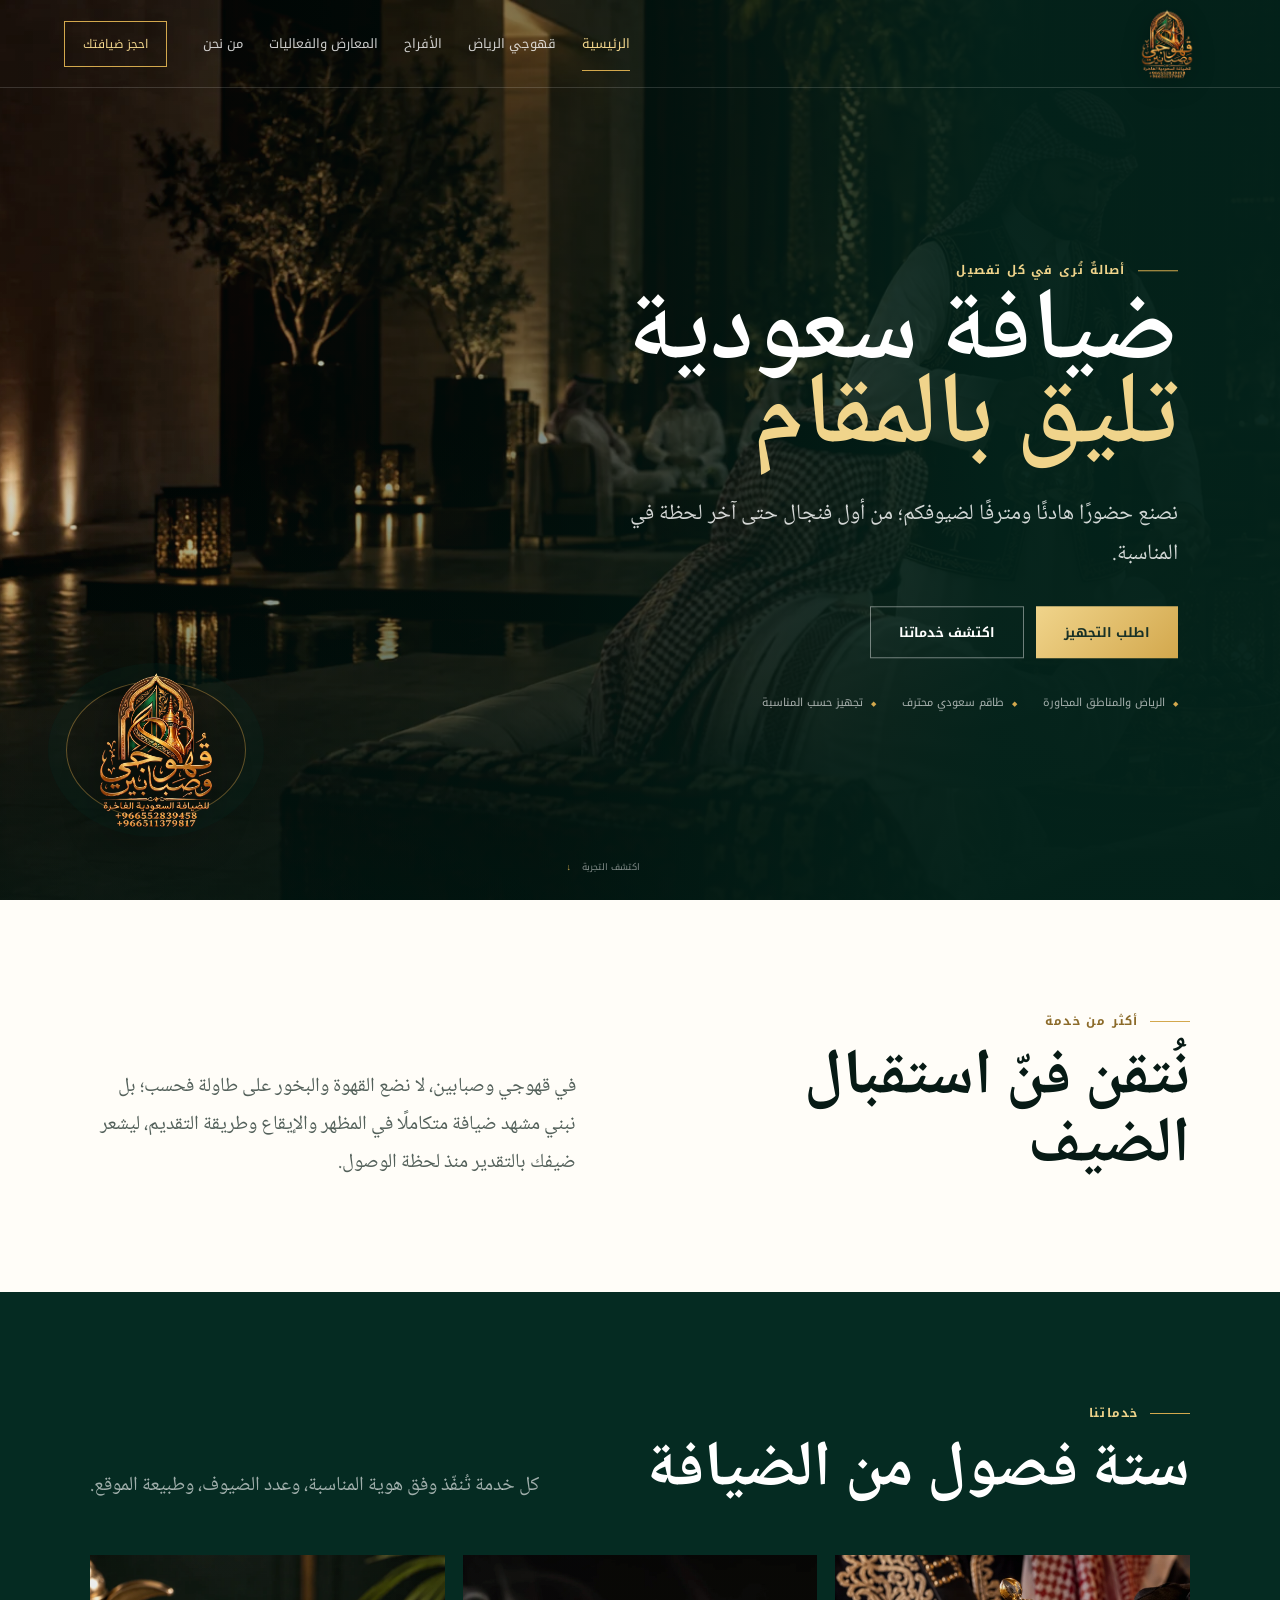
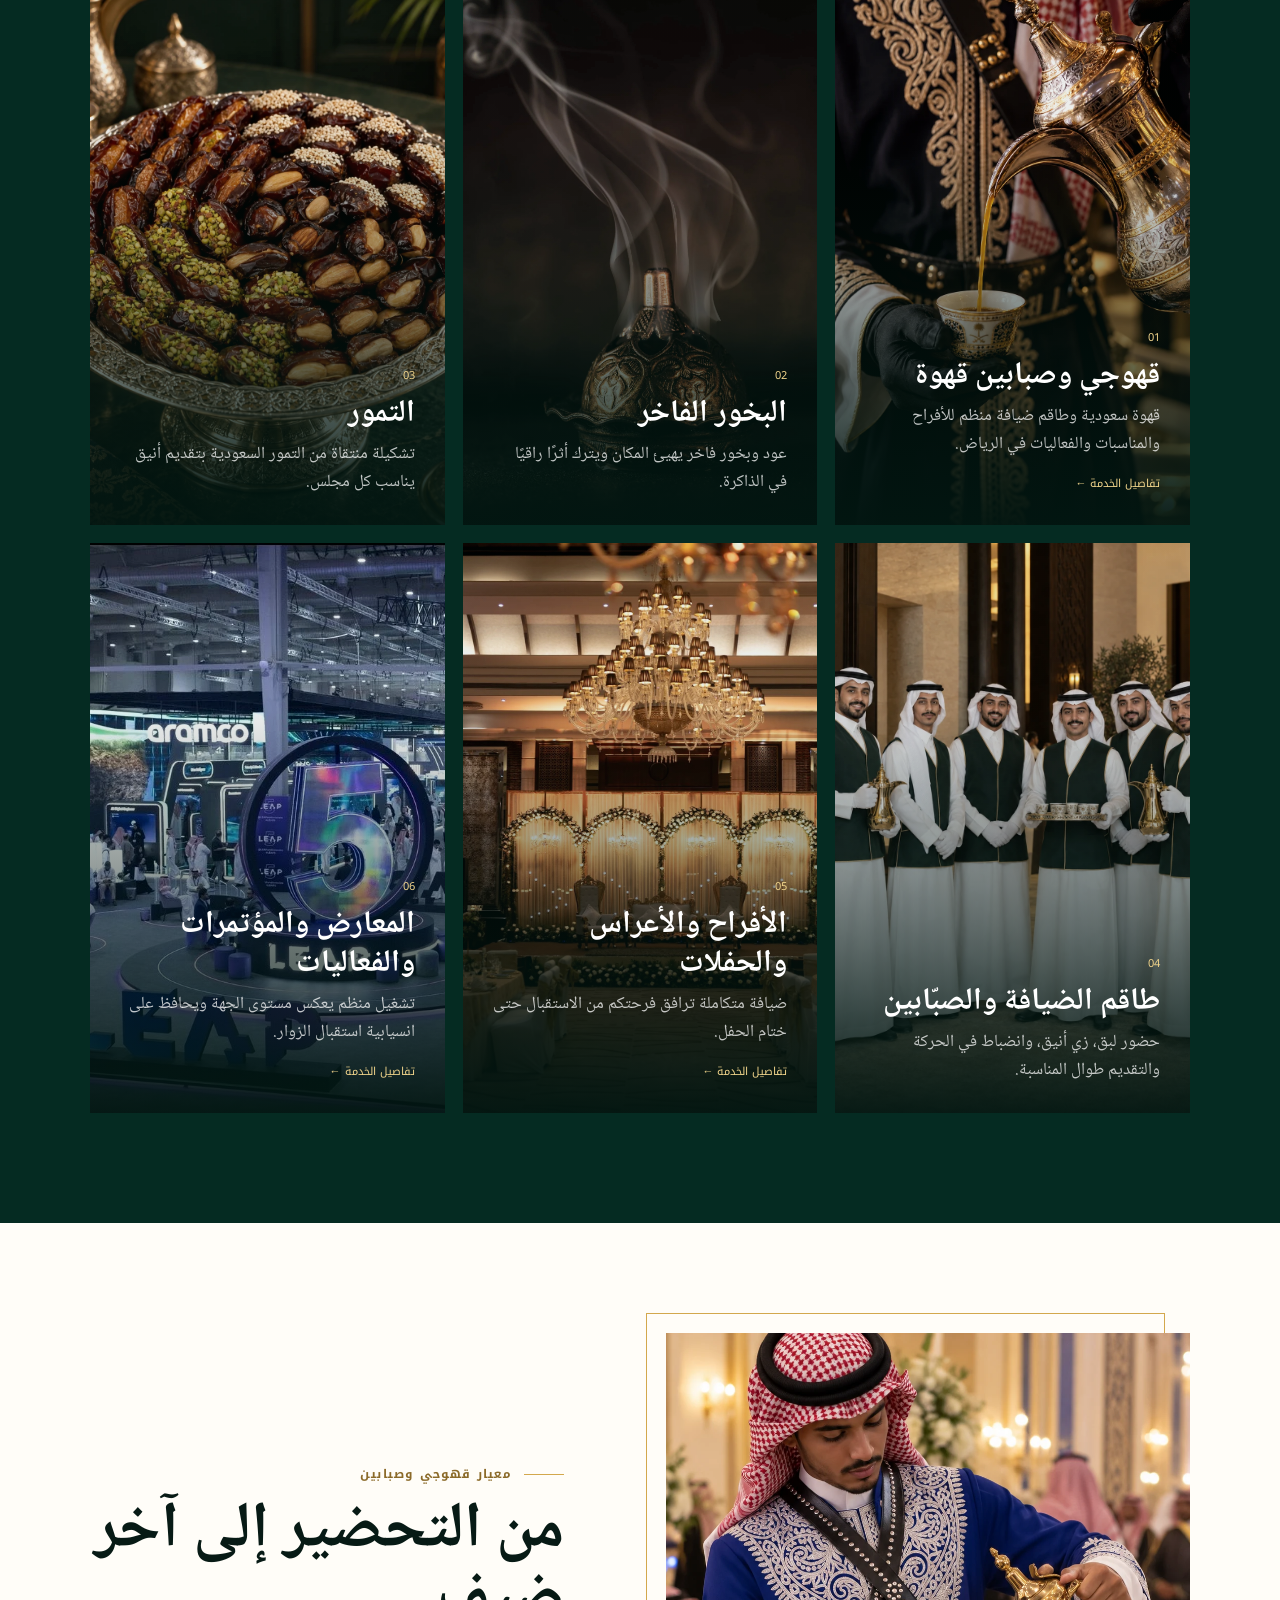
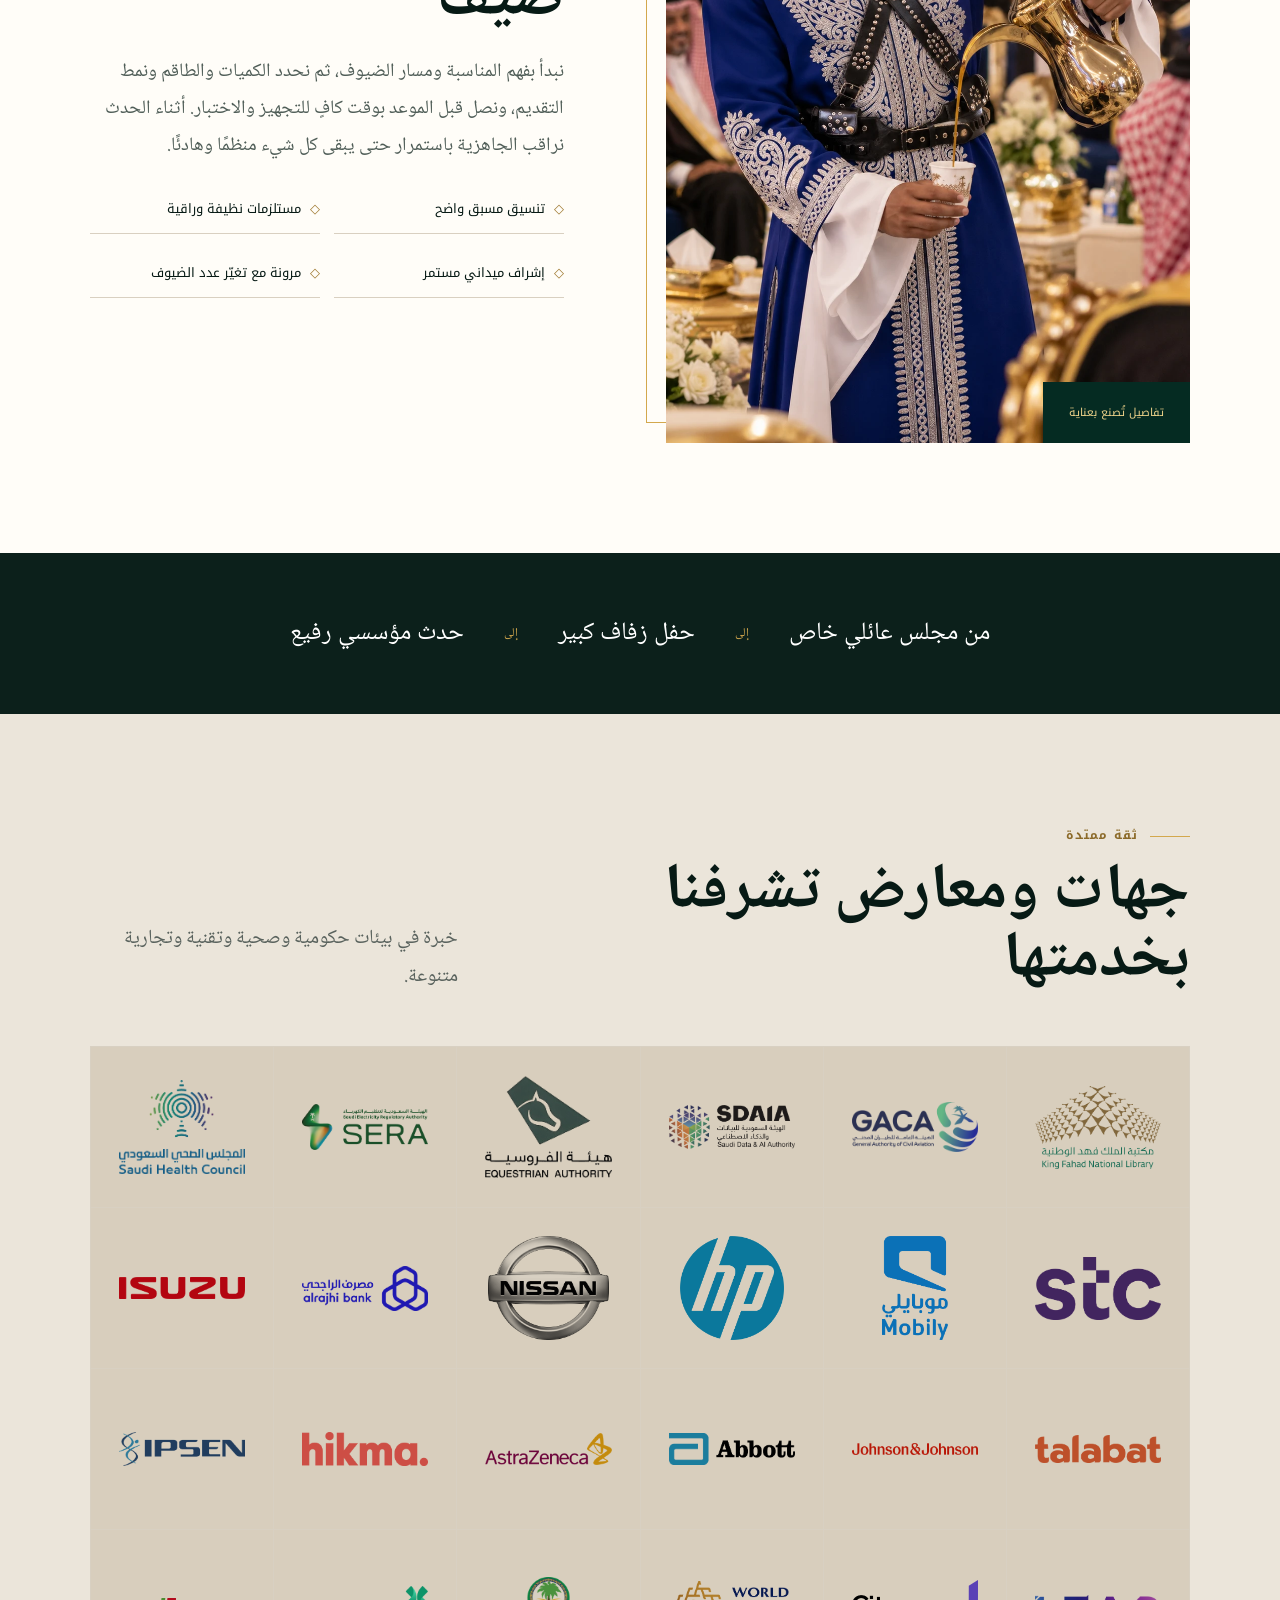
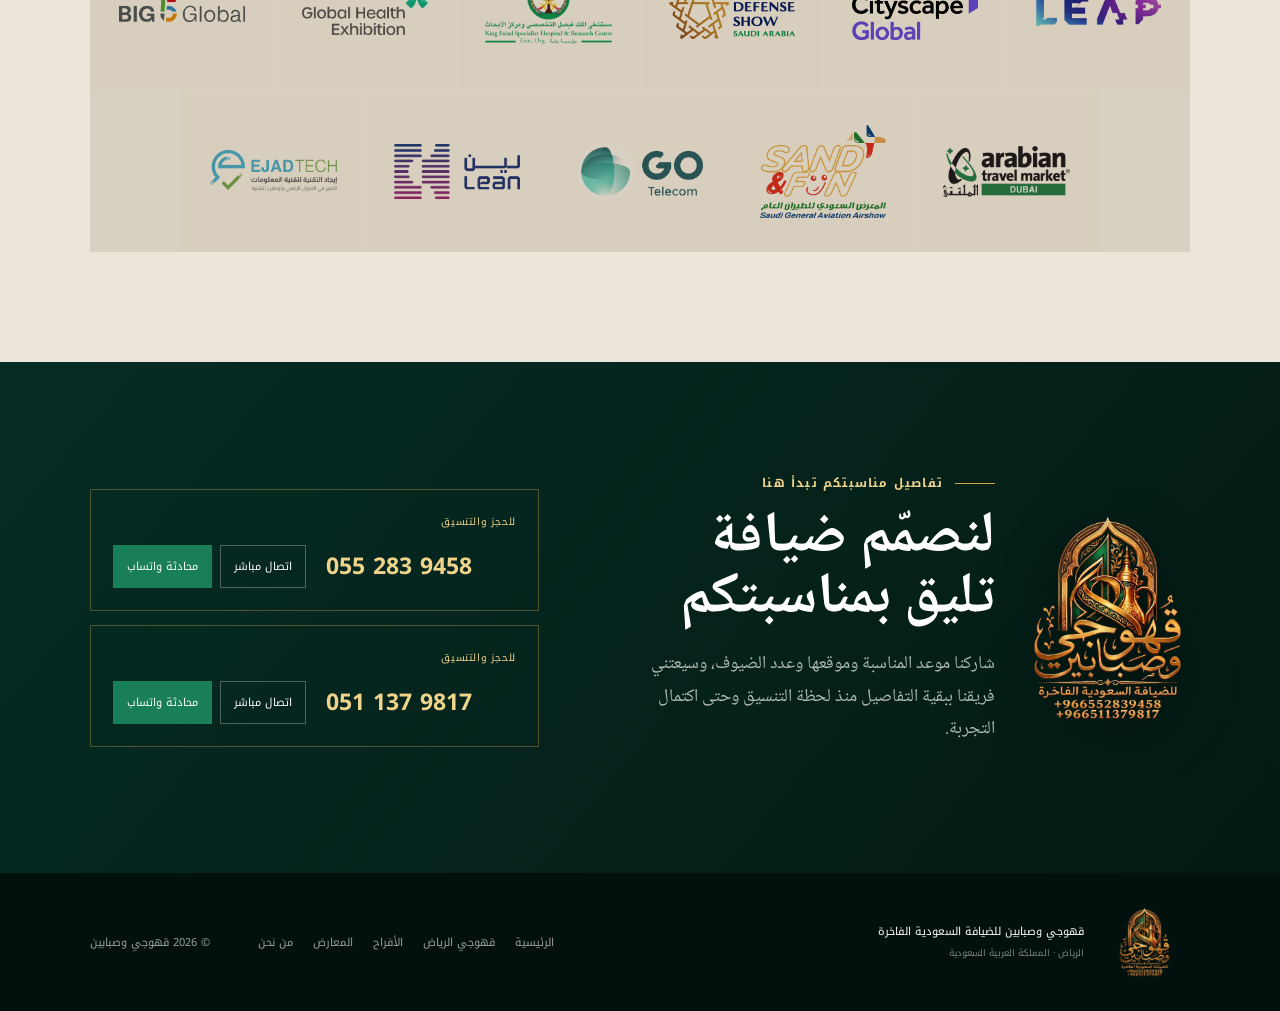
<file: index.html>
<!doctype html>
<html lang="ar" dir="rtl">
<head>
  <!-- Google tag (gtag.js) -->
  <script async src="https://www.googletagmanager.com/gtag/js?id=AW-18488200665"></script>
  <script>
    window.dataLayer = window.dataLayer || [];
    function gtag(){dataLayer.push(arguments);}
    gtag('js', new Date());
    gtag('config', 'AW-18488200665');
  </script>

  <meta charset="utf-8"><meta name="viewport" content="width=device-width,initial-scale=1"><meta name="theme-color" content="#062b22">
  <link rel="icon" href="/favicon.ico" sizes="any">
  <link rel="icon" type="image/png" sizes="32x32" href="/favicon-32x32.png">
  <link rel="apple-touch-icon" sizes="180x180" href="/apple-touch-icon.png">
  <link rel="manifest" href="/site.webmanifest">
  <meta name="description" content="قهوجي وصبابين للضيافة في الرياض: قهوجي وصبابين قهوة سعودية للأفراح والمناسبات والمعارض والمؤتمرات والفعاليات، مع التمور والبخور والضيافة السعودية الفاخرة.">
  <meta name="robots" content="index,follow,max-image-preview:large">
  <link rel="canonical" href="https://aborevan.com/">
  <meta property="og:locale" content="ar_SA">
  <meta property="og:type" content="website">
  <meta property="og:site_name" content="قهوجي وصبابين للضيافة">
  <meta property="og:title" content="قهوجي وصبابين للضيافة | قهوجي وصبابين قهوة بالرياض">
  <meta property="og:description" content="قهوجي وصبابين للضيافة في الرياض: قهوجي وصبابين قهوة سعودية للأفراح والمناسبات والمعارض والمؤتمرات والفعاليات، مع التمور والبخور والضيافة السعودية الفاخرة.">
  <meta property="og:url" content="https://aborevan.com/">
  <meta property="og:image" content="https://aborevan.com/assets/qahwaji-sabbabin-logo.png">
  <meta name="twitter:card" content="summary_large_image">
  <meta name="twitter:title" content="قهوجي وصبابين للضيافة | قهوجي وصبابين قهوة بالرياض">
  <meta name="twitter:description" content="قهوجي وصبابين للضيافة في الرياض: قهوجي وصبابين قهوة سعودية للأفراح والمناسبات والمعارض والمؤتمرات والفعاليات، مع التمور والبخور والضيافة السعودية الفاخرة.">
  <meta name="twitter:image" content="https://aborevan.com/assets/qahwaji-sabbabin-logo.png">
  <title>قهوجي وصبابين للضيافة | قهوجي وصبابين قهوة بالرياض</title>
  <link rel="preconnect" href="https://fonts.googleapis.com"><link rel="preconnect" href="https://fonts.gstatic.com" crossorigin>
  <link href="https://fonts.googleapis.com/css2?family=Noto+Kufi+Arabic:wght@400;500;600;700;800&family=Noto+Naskh+Arabic:wght@500;600;700&display=swap" rel="stylesheet"><link rel="stylesheet" href="style.css">
<script type="application/ld+json">
{
  "@context":"https://schema.org",
  "@graph":[
    {
      "@type":"WebSite",
      "@id":"https://aborevan.com/#website",
      "url":"https://aborevan.com/",
      "name":"قهوجي وصبابين للضيافة",
      "inLanguage":"ar-SA"
    },
    {
      "@type":["LocalBusiness","FoodService"],
      "@id":"https://aborevan.com/#business",
      "name":"قهوجي وصبابين للضيافة",
      "url":"https://aborevan.com/",
      "logo":"https://aborevan.com/assets/qahwaji-sabbabin-logo.png",
      "image":"https://aborevan.com/assets/photos/hero-hospitality.webp",
      "telephone":["+966552839458","+966511379817"],
      "description":"خدمات ضيافة سعودية فاخرة في الرياض تشمل القهوة السعودية والصبابين والتمور والبخور للأفراح والمناسبات والمعارض والمؤتمرات والفعاليات.",
      "areaServed":{"@type":"City","name":"الرياض"},
      "address":{"@type":"PostalAddress","addressLocality":"الرياض","addressRegion":"الرياض","addressCountry":"SA"},
      "priceRange":"$"
    }
  ]
}
</script></head>
<body>
  <header class="site-header">
    <a class="brand" href="index.html" aria-label="قهوجي وصبابين - الرئيسية"><img src="assets/qahwaji-sabbabin-logo.svg" alt="شعار قهوجي وصبابين"><span>قهوجي وصبابين<small>للضيافة السعودية الفاخرة</small></span></a>
    <nav aria-label="التنقل الرئيسي"><a class="active" href="index.html">الرئيسية</a><a href="qahwaji-riyadh.html">قهوجي الرياض</a><a href="weddings.html">الأفراح</a><a href="events.html">المعارض والفعاليات</a><a href="about.html">من نحن</a></nav>
    <a class="header-cta" href="#contact">احجز ضيافتك</a><button class="menu-btn" aria-label="فتح القائمة" onclick="document.body.classList.toggle('menu-open')">☰</button>
  </header>
  <main>
    <section class="hero" aria-label="ضيافة سعودية تليق بالمقام">
      <img class="hero-photo" src="assets/photos/hero-hospitality.webp" alt="ضيافة سعودية فاخرة بالقهوة والتمور"><div class="hero-shade"></div>
      <div class="hero-content"><p class="eyebrow">أصالةٌ تُرى في كل تفصيل</p><h1>ضيافة سعودية<br><em>تليق بالمقام</em></h1><p class="hero-copy">نصنع حضورًا هادئًا ومترفًا لضيوفكم؛ من أول فنجال حتى آخر لحظة في المناسبة.</p><div class="hero-actions"><a class="btn btn-gold" href="#contact">اطلب التجهيز</a><a class="btn btn-ghost" href="#services">اكتشف خدماتنا</a></div><div class="hero-notes"><span>الرياض والمناطق المجاورة</span><span>طاقم سعودي محترف</span><span>تجهيز حسب المناسبة</span></div></div>
      <div class="hero-seal"><img src="assets/qahwaji-sabbabin-logo.svg" alt="شعار قهوجي وصبابين"></div><a class="scroll-hint" href="#services" aria-label="انتقل إلى الخدمات">اكتشف التجربة <b>↓</b></a>
    </section>
    <section class="intro section-pad"><div><p class="eyebrow dark">أكثر من خدمة</p><h2>نُتقن فنّ استقبال الضيف</h2></div><p>في قهوجي وصبابين، لا نضع القهوة والبخور على طاولة فحسب؛ بل نبني مشهد ضيافة متكاملًا في المظهر والإيقاع وطريقة التقديم، ليشعر ضيفك بالتقدير منذ لحظة الوصول.</p></section>
    <section id="services" class="services section-pad">
      <div class="section-head"><div><p class="eyebrow">خدماتنا</p><h2>ستة فصول من الضيافة</h2></div><p>كل خدمة تُنفّذ وفق هوية المناسبة، وعدد الضيوف، وطبيعة الموقع.</p></div>
      <div class="service-grid">
        <article class="service-card"><img src="assets/photos/service-coffee-numbered-1.webp" alt="قهوجي وصبابين قهوة في الرياض"><div class="service-overlay"><span>01</span><h3>قهوجي وصبابين قهوة</h3><p>قهوة سعودية وطاقم ضيافة منظم للأفراح والمناسبات والفعاليات في الرياض.</p><a href="qahwaji-riyadh.html">تفاصيل الخدمة ←</a></div></article>
        <article class="service-card"><img src="assets/photos/incense.webp" alt="مبخرة عربية مع دخان البخور"><div class="service-overlay"><span>02</span><h3>البخور الفاخر</h3><p>عود وبخور فاخر يهيئ المكان ويترك أثرًا راقيًا في الذاكرة.</p></div></article>
        <article class="service-card"><img src="assets/photos/dates-luxury-generated.webp" alt="تشكيلة تمور فاخرة في صينية ضيافة كبيرة"><div class="service-overlay"><span>03</span><h3>التمور</h3><p>تشكيلة منتقاة من التمور السعودية بتقديم أنيق يناسب كل مجلس.</p></div></article>
        <article class="service-card"><img src="assets/photos/hospitality-team.webp" alt="مجموعة من الصبّابين بزي سعودي ويونيفورم ضيافة فاخر"><div class="service-overlay"><span>04</span><h3>طاقم الضيافة والصبّابين</h3><p>حضور لبق، زي أنيق، وانضباط في الحركة والتقديم طوال المناسبة.</p></div></article>
        <article class="service-card"><img src="assets/photos/wedding.webp" alt="قاعة أفراح فاخرة"><div class="service-overlay"><span>05</span><h3>الأفراح والأعراس والحفلات</h3><p>ضيافة متكاملة ترافق فرحتكم من الاستقبال حتى ختام الحفل.</p><a href="weddings.html">تفاصيل الخدمة ←</a></div></article>
        <article class="service-card"><img src="assets/photos/service-events-numbered-4.webp" alt="معرض ومؤتمر احترافي واسع"><div class="service-overlay"><span>06</span><h3>المعارض والمؤتمرات والفعاليات</h3><p>تشغيل منظم يعكس مستوى الجهة ويحافظ على انسيابية استقبال الزوار.</p><a href="events.html">تفاصيل الخدمة ←</a></div></article>
      </div>
    </section>
    <section class="promise section-pad"><div class="promise-photo"><img src="assets/photos/promise-service.webp" alt="تقديم القهوة السعودية للضيوف بعناية"><span>تفاصيل تُصنع بعناية</span></div><div class="promise-copy"><p class="eyebrow dark">معيار قهوجي وصبابين</p><h2>من التحضير إلى آخر ضيف</h2><p>نبدأ بفهم المناسبة ومسار الضيوف، ثم نحدد الكميات والطاقم ونمط التقديم، ونصل قبل الموعد بوقت كافٍ للتجهيز والاختبار. أثناء الحدث نراقب الجاهزية باستمرار حتى يبقى كل شيء منظمًا وهادئًا.</p><ul><li>تنسيق مسبق واضح</li><li>مستلزمات نظيفة وراقية</li><li>إشراف ميداني مستمر</li><li>مرونة مع تغيّر عدد الضيوف</li></ul></div></section>
    <section class="occasions-strip"><p>من مجلس عائلي خاص</p><span>إلى</span><p>حفل زفاف كبير</p><span>إلى</span><p>حدث مؤسسي رفيع</p></section>
    <section id="partners" class="partners section-pad">
      <div class="section-head light"><div><p class="eyebrow dark">ثقة ممتدة</p><h2>جهات ومعارض تشرفنا بخدمتها</h2></div><p>خبرة في بيئات حكومية وصحية وتقنية وتجارية متنوعة.</p></div>
      <div class="logo-cloud"><img src="assets/logos/king-fahad-national-library.png" alt="مكتبة الملك فهد الوطنية"><img src="assets/logos/gaca.png" alt="الهيئة العامة للطيران المدني"><img src="assets/logos/sdaia.png" alt="سدايا"><img src="assets/logos/equestrian-authority.png" alt="هيئة الفروسية"><img src="assets/logos/sera.png" alt="الهيئة السعودية لتنظيم الكهرباء"><img src="assets/logos/saudi-health-council.png" alt="المجلس الصحي السعودي"><img src="assets/logos/stc.png" alt="stc"><img src="assets/logos/mobily.png" alt="موبايلي"><img src="assets/logos/hp.png" alt="HP"><img src="assets/logos/nissan.png" alt="نيسان"><img src="assets/logos/alrajhi-bank.png" alt="مصرف الراجحي"><img src="assets/logos/isuzu.png" alt="إيسوزو"><img src="assets/logos/talabat.png" alt="طلبات"><img src="assets/logos/johnson-johnson.png" alt="جونسون آند جونسون"><img src="assets/logos/abbott.png" alt="أبوت"><img src="assets/logos/astrazeneca.png" alt="أسترازينيكا"><img src="assets/logos/hikma.png" alt="الحكمة"><img src="assets/logos/ipsen.png" alt="إيبسن"><img src="assets/logos/leap.png" alt="ليب"><img src="assets/logos/cityscape-global.png" alt="سيتي سكيب جلوبال"><img src="assets/logos/world-defense-show.png" alt="معرض الدفاع العالمي"><img src="assets/logos/king-faisal-specialist-hospital.png" alt="مستشفى الملك فيصل التخصصي ومركز الأبحاث"><img src="assets/logos/global-health-exhibition.png" alt="ملتقى الصحة العالمي"><img src="assets/logos/big-5-global.png" alt="بيغ فايف جلوبال"><img src="assets/logos/arabian-travel-market.png" alt="سوق السفر العربي"><img src="assets/logos/saudi-airshow.png" alt="المعرض السعودي للطيران"><img src="assets/logos/go-telecom.png" alt="جو للاتصالات"><img src="assets/logos/lean.png" alt="لين"><img src="assets/logos/ejad-tech.png" alt="إيجاد التقنية"></div>
    </section>
    <section id="contact" class="contact section-pad"><div class="contact-brand"><img src="assets/qahwaji-sabbabin-logo.svg" alt="شعار قهوجي وصبابين"><div><p class="eyebrow">تفاصيل مناسبتكم تبدأ هنا</p><h2>لنصمّم ضيافة تليق بمناسبتكم</h2><p>شاركنا موعد المناسبة وموقعها وعدد الضيوف، وسيعتني فريقنا ببقية التفاصيل منذ لحظة التنسيق وحتى اكتمال التجربة.</p></div></div><div class="contact-lines"><article><span>للحجز والتنسيق</span><strong dir="ltr">055 283 9458</strong><div><a href="tel:+966552839458">اتصال مباشر</a><a class="wa" href="https://wa.me/966552839458?text=%D8%A7%D9%84%D8%B3%D9%84%D8%A7%D9%85%20%D8%B9%D9%84%D9%8A%D9%83%D9%85%D8%8C%20%D8%A3%D8%B1%D8%BA%D8%A8%20%D9%81%D9%8A%20%D8%AD%D8%AC%D8%B2%20%D8%AE%D8%AF%D9%85%D8%A7%D8%AA%20%D9%82%D9%87%D9%88%D8%AC%D9%8A%20%D9%88%D8%B5%D8%A8%D8%A7%D8%A8%D9%8A%D9%86">محادثة واتساب</a></div></article><article><span>للحجز والتنسيق</span><strong dir="ltr">051 137 9817</strong><div><a href="tel:+966511379817">اتصال مباشر</a><a class="wa" href="https://wa.me/966511379817?text=%D8%A7%D9%84%D8%B3%D9%84%D8%A7%D9%85%20%D8%B9%D9%84%D9%8A%D9%83%D9%85%D8%8C%20%D8%A3%D8%B1%D8%BA%D8%A8%20%D9%81%D9%8A%20%D8%AD%D8%AC%D8%B2%20%D8%AE%D8%AF%D9%85%D8%A7%D8%AA%20%D9%82%D9%87%D9%88%D8%AC%D9%8A%20%D9%88%D8%B5%D8%A8%D8%A7%D8%A8%D9%8A%D9%86">محادثة واتساب</a></div></article></div></section>
  </main>
  <footer><div class="footer-brand"><img src="assets/qahwaji-sabbabin-logo.svg" alt=""><p>قهوجي وصبابين للضيافة السعودية الفاخرة<br><small>الرياض · المملكة العربية السعودية</small></p></div><div><a href="index.html">الرئيسية</a><a href="qahwaji-riyadh.html">قهوجي الرياض</a><a href="weddings.html">الأفراح</a><a href="events.html">المعارض</a><a href="about.html">من نحن</a></div><p>© 2026 قهوجي وصبابين</p></footer>
  <div class="mobile-contact"><a href="tel:+966552839458"><b>اتصال</b><span dir="ltr">055 283 9458</span></a><a href="https://wa.me/966552839458"><b>واتساب</b><span dir="ltr">055 283 9458</span></a><a href="tel:+966511379817"><b>اتصال</b><span dir="ltr">051 137 9817</span></a><a href="https://wa.me/966511379817"><b>واتساب</b><span dir="ltr">051 137 9817</span></a></div>
<script src="lead-tracking.js" defer></script>
</body></html>
</file>
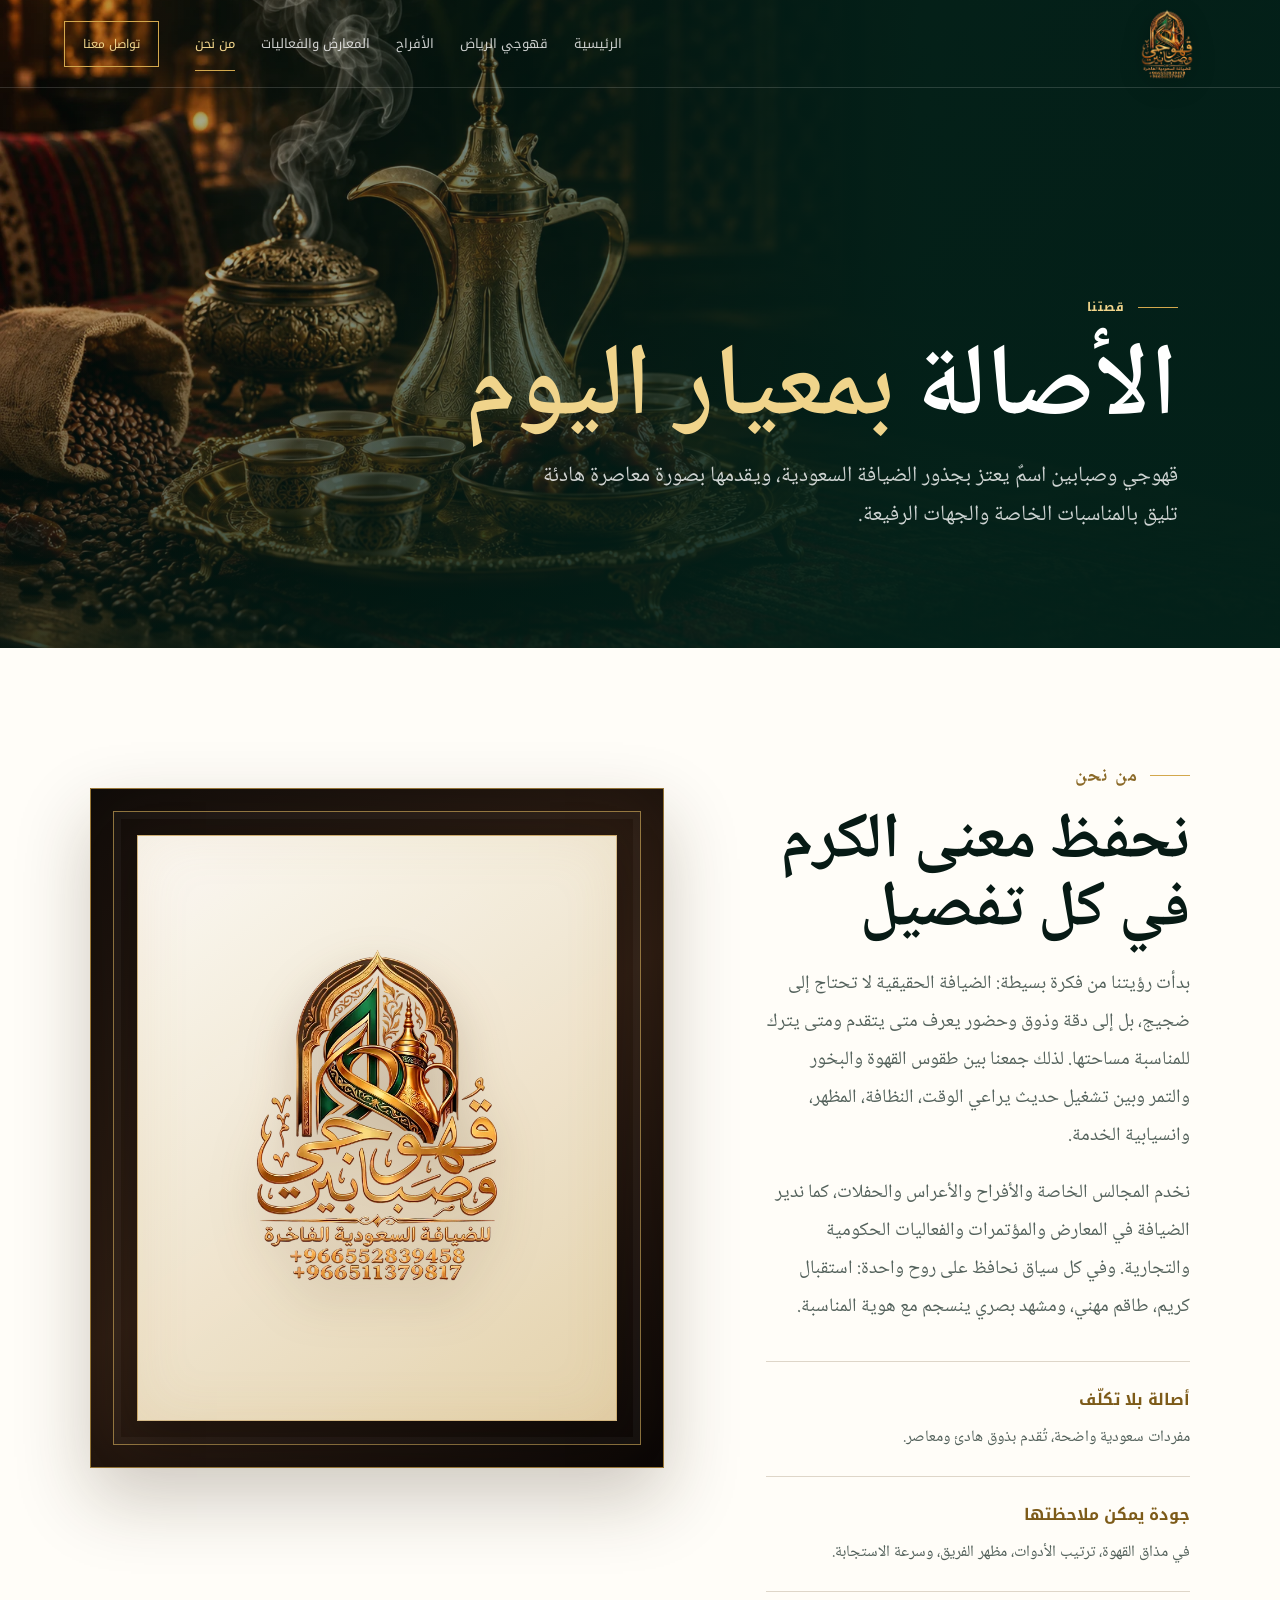
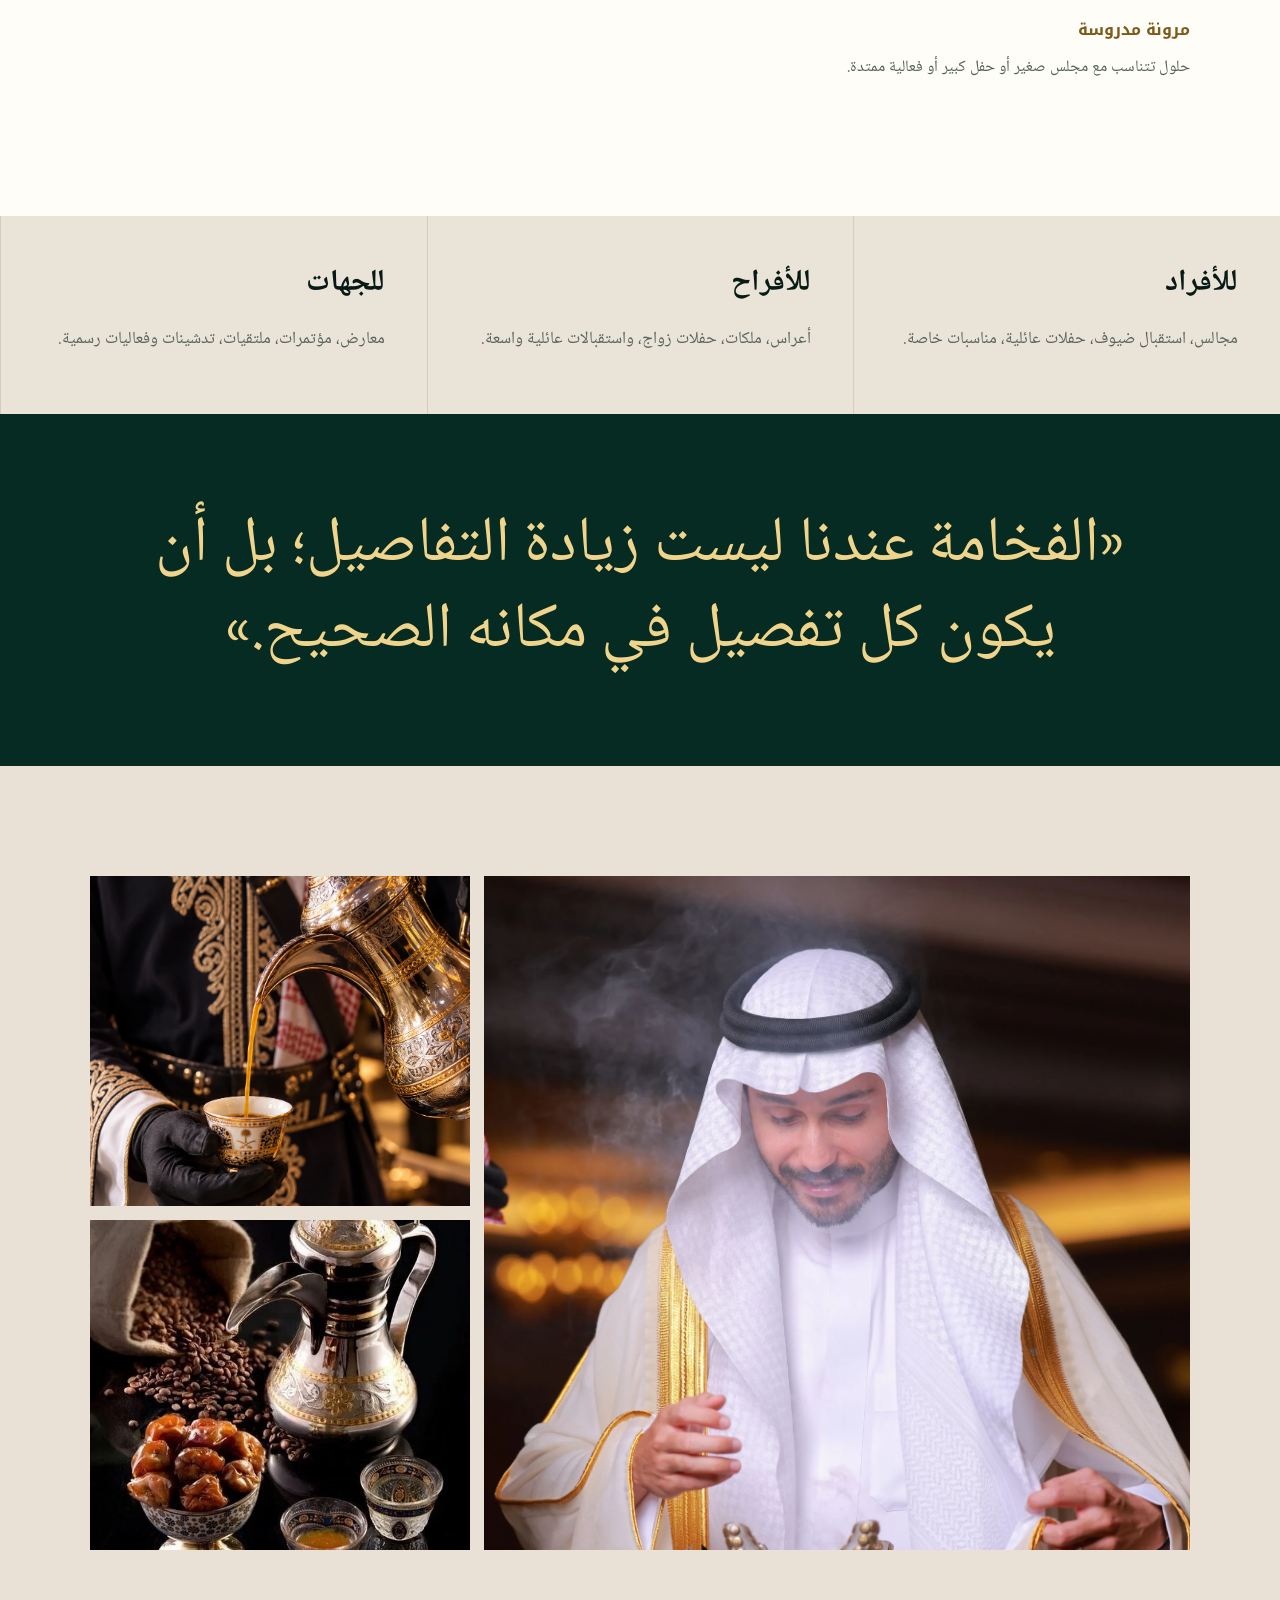
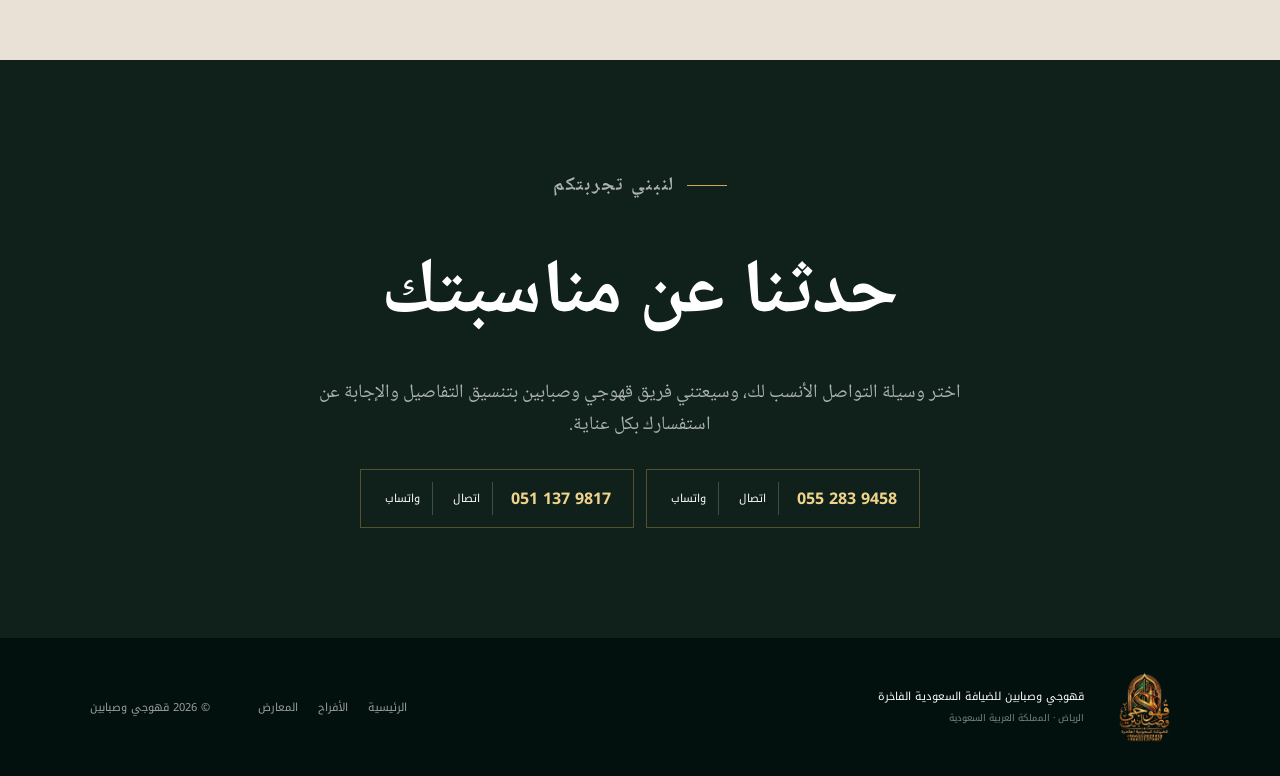
<file: about.html>
<!doctype html><html lang="ar" dir="rtl"><head>
  <!-- Google tag (gtag.js) -->
  <script async src="https://www.googletagmanager.com/gtag/js?id=AW-18488200665"></script>
  <script>
    window.dataLayer = window.dataLayer || [];
    function gtag(){dataLayer.push(arguments);}
    gtag('js', new Date());
    gtag('config', 'AW-18488200665');
  </script>
<meta charset="utf-8"><meta name="viewport" content="width=device-width,initial-scale=1"><meta name="theme-color" content="#062b22">
  <link rel="icon" href="/favicon.ico" sizes="any">
  <link rel="icon" type="image/png" sizes="32x32" href="/favicon-32x32.png">
  <link rel="apple-touch-icon" sizes="180x180" href="/apple-touch-icon.png">
  <link rel="manifest" href="/site.webmanifest">
  <meta name="description" content="تعرف على قهوجي وصبابين للضيافة السعودية الفاخرة في الرياض وخبرتنا في القهوة السعودية والصبابين وخدمات الأفراح والمعارض والمؤتمرات والفعاليات.">
  <meta name="robots" content="index,follow,max-image-preview:large">
  <link rel="canonical" href="https://aborevan.com/about.html">
  <meta property="og:locale" content="ar_SA">
  <meta property="og:type" content="website">
  <meta property="og:site_name" content="قهوجي وصبابين للضيافة">
  <meta property="og:title" content="من نحن | قهوجي وصبابين للضيافة بالرياض">
  <meta property="og:description" content="تعرف على قهوجي وصبابين للضيافة السعودية الفاخرة في الرياض وخبرتنا في القهوة السعودية والصبابين وخدمات الأفراح والمعارض والمؤتمرات والفعاليات.">
  <meta property="og:url" content="https://aborevan.com/about.html">
  <meta property="og:image" content="https://aborevan.com/assets/qahwaji-sabbabin-logo.png">
  <meta name="twitter:card" content="summary_large_image">
  <meta name="twitter:title" content="من نحن | قهوجي وصبابين للضيافة بالرياض">
  <meta name="twitter:description" content="تعرف على قهوجي وصبابين للضيافة السعودية الفاخرة في الرياض وخبرتنا في القهوة السعودية والصبابين وخدمات الأفراح والمعارض والمؤتمرات والفعاليات.">
  <meta name="twitter:image" content="https://aborevan.com/assets/qahwaji-sabbabin-logo.png"><title>من نحن | قهوجي وصبابين للضيافة بالرياض</title><link rel="preconnect" href="https://fonts.googleapis.com"><link rel="preconnect" href="https://fonts.gstatic.com" crossorigin><link href="https://fonts.googleapis.com/css2?family=Noto+Kufi+Arabic:wght@400;500;600;700;800&family=Noto+Naskh+Arabic:wght@500;600;700&display=swap" rel="stylesheet"><link rel="stylesheet" href="style.css"></head><body class="inner-body">
<header class="site-header"><a class="brand" href="index.html"><img src="assets/qahwaji-sabbabin-logo.svg" alt="شعار قهوجي وصبابين"><span>قهوجي وصبابين<small>للضيافة السعودية الفاخرة</small></span></a><nav><a href="index.html">الرئيسية</a><a href="qahwaji-riyadh.html">قهوجي الرياض</a><a href="weddings.html">الأفراح</a><a href="events.html">المعارض والفعاليات</a><a class="active" href="about.html">من نحن</a></nav><a class="header-cta" href="#book">تواصل معنا</a><button class="menu-btn" aria-label="فتح القائمة" onclick="document.body.classList.toggle('menu-open')">☰</button></header>
<main><section class="inner-hero about-hero"><img src="assets/photos/about-hero-composite.webp" alt="مشهد ضيافة سعودي فاخر يجمع القهوة والتمر والبخور"><div class="inner-hero-content"><p class="eyebrow">قصتنا</p><h1>الأصالة <em>بمعيار اليوم</em></h1><p>قهوجي وصبابين اسمٌ يعتز بجذور الضيافة السعودية، ويقدمها بصورة معاصرة هادئة تليق بالمناسبات الخاصة والجهات الرفيعة.</p></div></section>
<section class="editorial section-pad"><div class="editorial-copy"><p class="eyebrow dark">من نحن</p><h2>نحفظ معنى الكرم في كل تفصيل</h2><p>بدأت رؤيتنا من فكرة بسيطة: الضيافة الحقيقية لا تحتاج إلى ضجيج، بل إلى دقة وذوق وحضور يعرف متى يتقدم ومتى يترك للمناسبة مساحتها. لذلك جمعنا بين طقوس القهوة والبخور والتمر وبين تشغيل حديث يراعي الوقت، النظافة، المظهر، وانسيابية الخدمة.</p><p>نخدم المجالس الخاصة والأفراح والأعراس والحفلات، كما ندير الضيافة في المعارض والمؤتمرات والفعاليات الحكومية والتجارية. وفي كل سياق نحافظ على روح واحدة: استقبال كريم، طاقم مهني، ومشهد بصري ينسجم مع هوية المناسبة.</p><div class="feature-list"><article><h3>أصالة بلا تكلّف</h3><p>مفردات سعودية واضحة، تُقدم بذوق هادئ ومعاصر.</p></article><article><h3>جودة يمكن ملاحظتها</h3><p>في مذاق القهوة، ترتيب الأدوات، مظهر الفريق، وسرعة الاستجابة.</p></article><article><h3>مرونة مدروسة</h3><p>حلول تتناسب مع مجلس صغير أو حفل كبير أو فعالية ممتدة.</p></article></div></div><div class="editorial-photo about-logo-panel"><img src="assets/qahwaji-sabbabin-logo.svg" alt="شعار قهوجي وصبابين"></div></section>
<section class="about-band"><article><h3>للأفراد</h3><p>مجالس، استقبال ضيوف، حفلات عائلية، مناسبات خاصة.</p></article><article><h3>للأفراح</h3><p>أعراس، ملكات، حفلات زواج، واستقبالات عائلية واسعة.</p></article><article><h3>للجهات</h3><p>معارض، مؤتمرات، ملتقيات، تدشينات وفعاليات رسمية.</p></article></section>
<section class="about-quote"><blockquote>«الفخامة عندنا ليست زيادة التفاصيل؛ بل أن يكون كل تفصيل في مكانه الصحيح.»</blockquote></section>
<section class="page-gallery about-gallery section-pad"><img src="assets/photos/team.webp" alt="ضيف يتعطر بالبخور"><img src="assets/photos/about-gallery-coffee-service.webp" alt="صب القهوة السعودية"><img src="assets/photos/about-gallery-dallah.webp" alt="دلّة وقهوة وتمور"></section>
<section id="book" class="page-cta section-pad"><p class="eyebrow">لنبني تجربتكم</p><h2>حدثنا عن مناسبتك</h2><p>اختر وسيلة التواصل الأنسب لك، وسيعتني فريق قهوجي وصبابين بتنسيق التفاصيل والإجابة عن استفسارك بكل عناية.</p><div class="dual-actions"><div class="number-group"><b dir="ltr">055 283 9458</b><a href="tel:+966552839458">اتصال</a><a href="https://wa.me/966552839458">واتساب</a></div><div class="number-group"><b dir="ltr">051 137 9817</b><a href="tel:+966511379817">اتصال</a><a href="https://wa.me/966511379817">واتساب</a></div></div></section></main>
<footer><div class="footer-brand"><img src="assets/qahwaji-sabbabin-logo.svg" alt=""><p>قهوجي وصبابين للضيافة السعودية الفاخرة<br><small>الرياض · المملكة العربية السعودية</small></p></div><div><a href="index.html">الرئيسية</a><a href="weddings.html">الأفراح</a><a href="events.html">المعارض</a></div><p>© 2026 قهوجي وصبابين</p></footer><div class="mobile-contact"><a href="tel:+966552839458"><b>اتصال</b><span dir="ltr">055 283 9458</span></a><a href="https://wa.me/966552839458"><b>واتساب</b><span dir="ltr">055 283 9458</span></a><a href="tel:+966511379817"><b>اتصال</b><span dir="ltr">051 137 9817</span></a><a href="https://wa.me/966511379817"><b>واتساب</b><span dir="ltr">051 137 9817</span></a></div><script>
</script>
<script src="lead-tracking.js" defer></script>
</body></html>
</file>
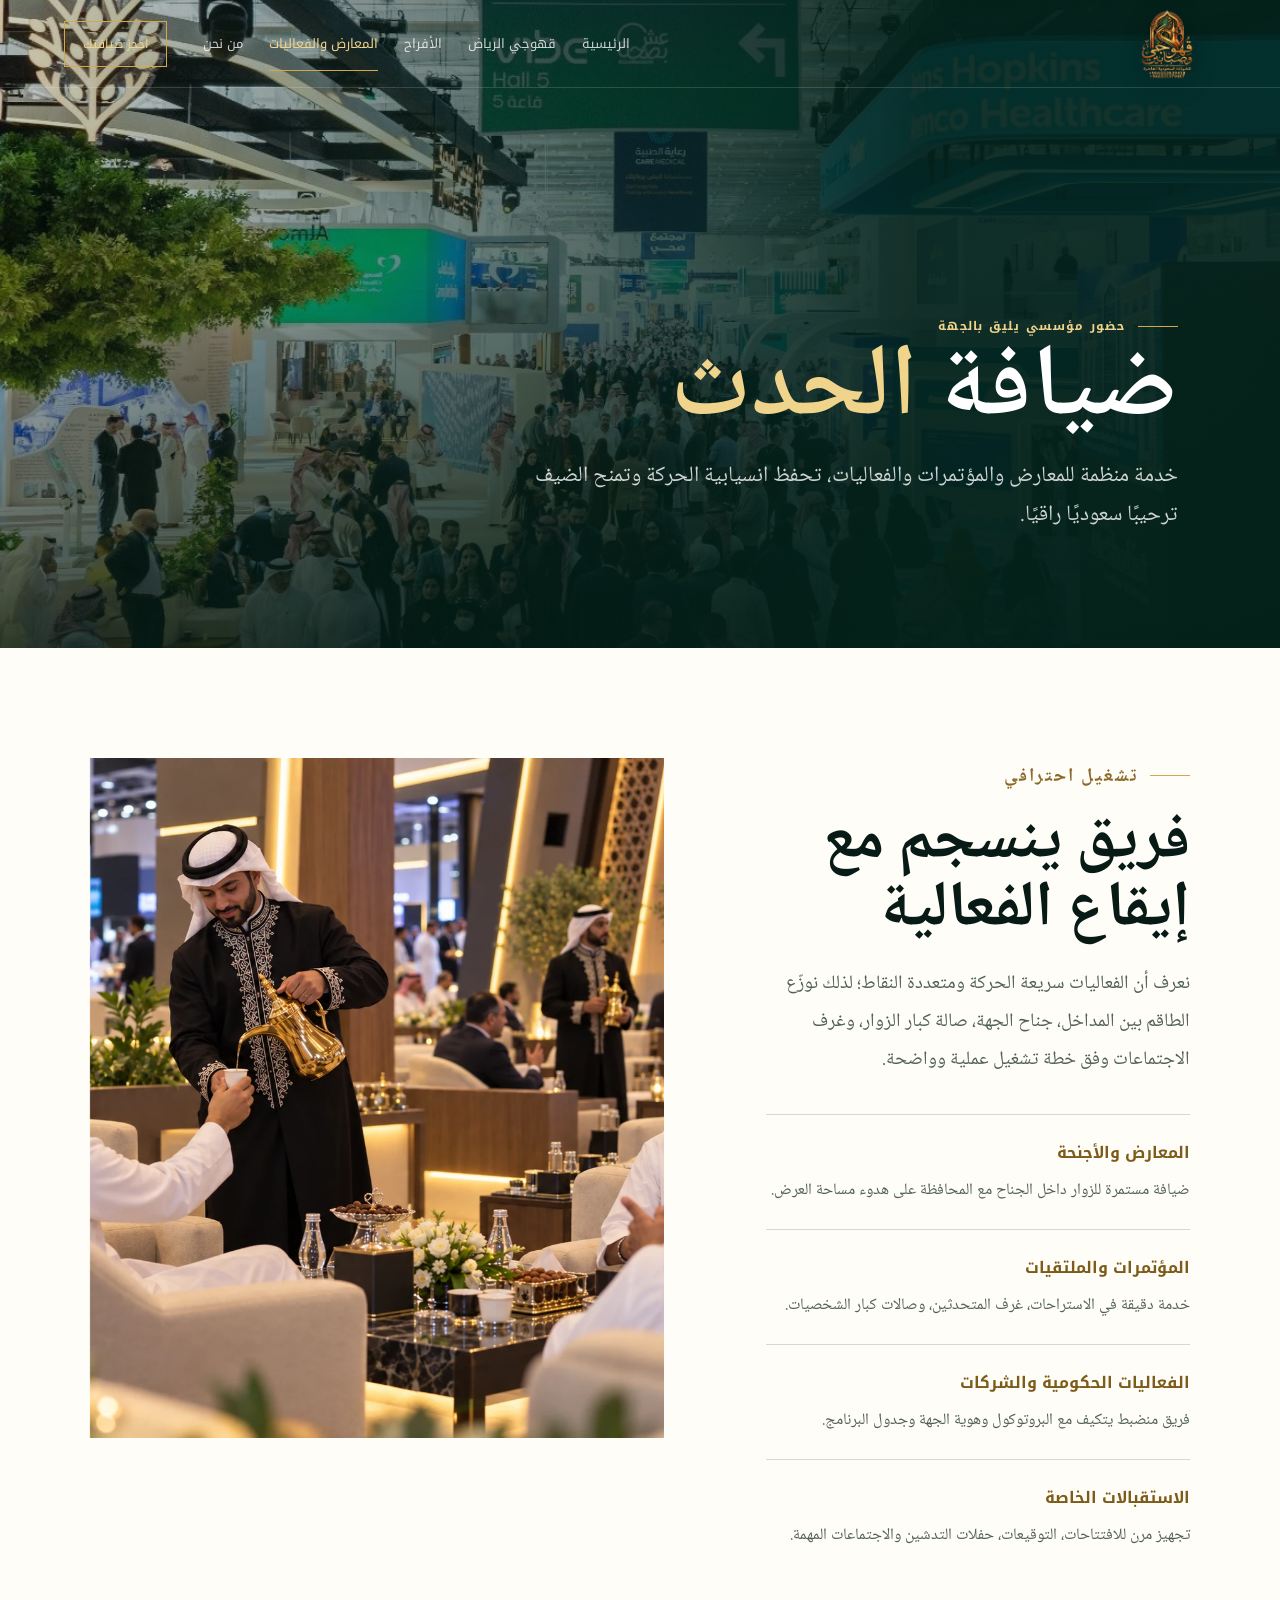
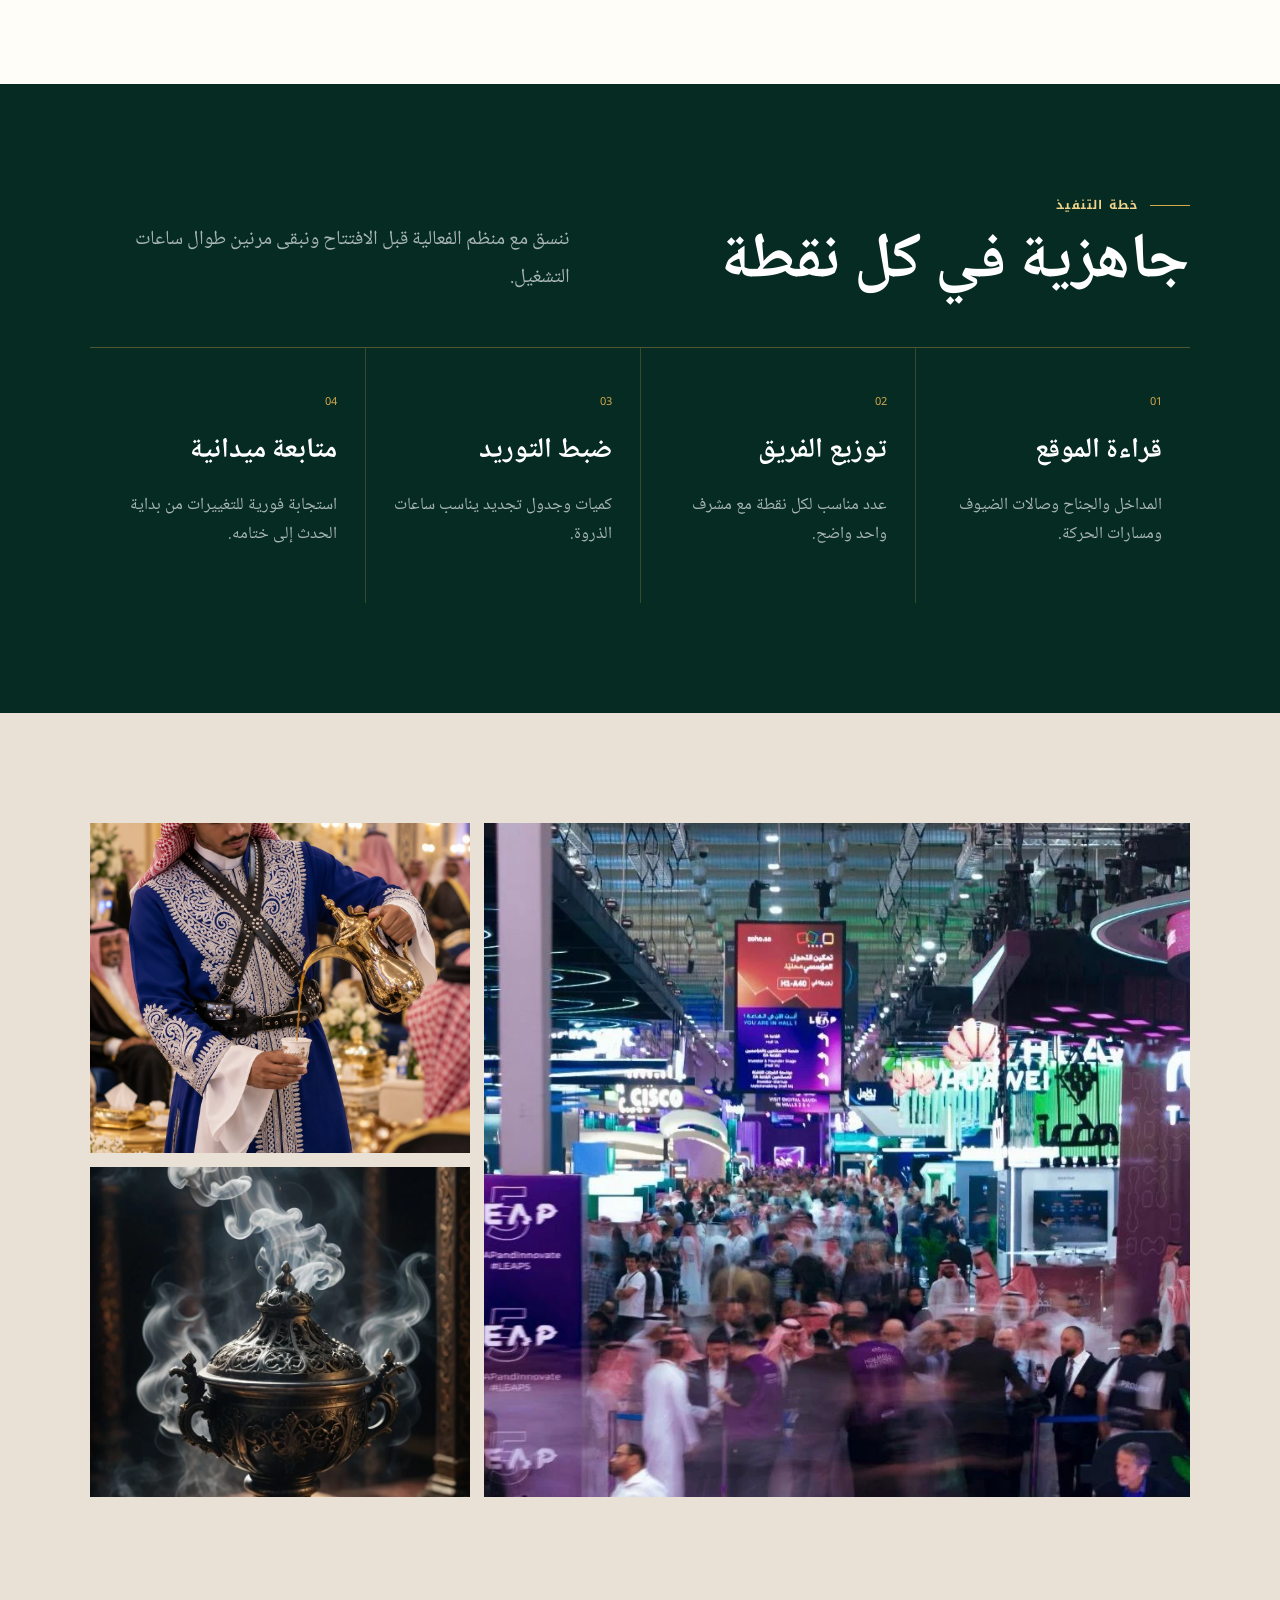
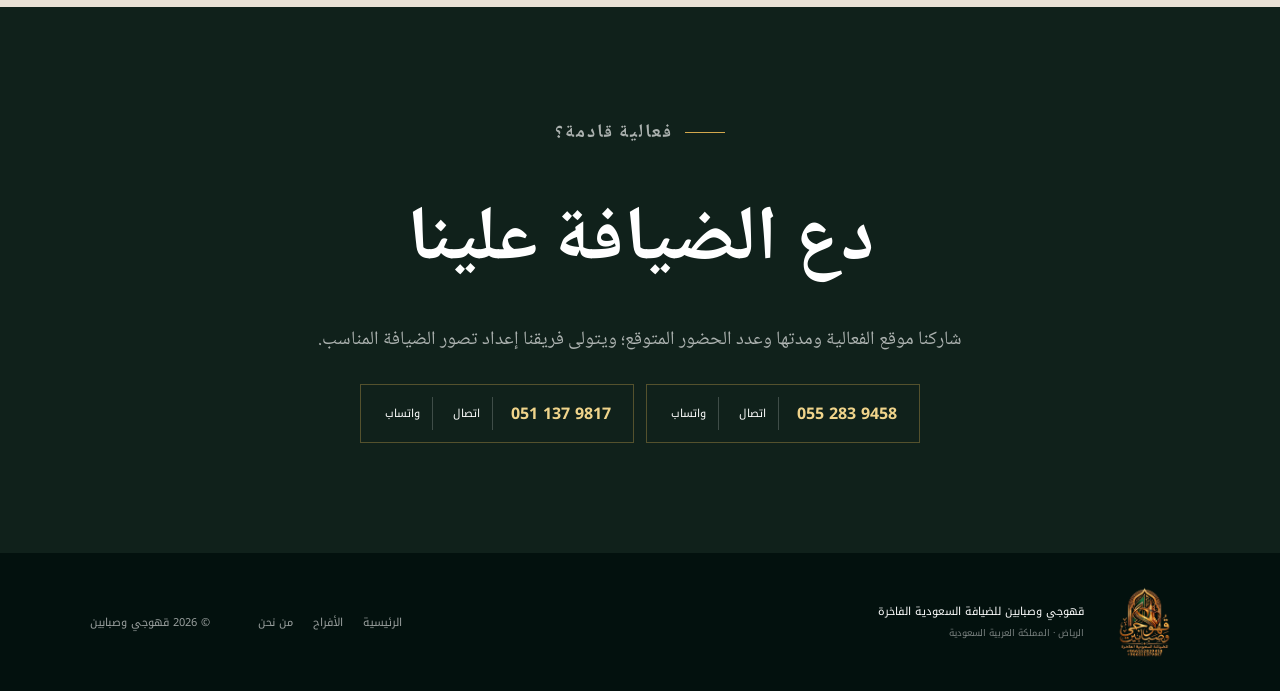
<file: events.html>
<!doctype html><html lang="ar" dir="rtl"><head>
  <!-- Google tag (gtag.js) -->
  <script async src="https://www.googletagmanager.com/gtag/js?id=AW-18488200665"></script>
  <script>
    window.dataLayer = window.dataLayer || [];
    function gtag(){dataLayer.push(arguments);}
    gtag('js', new Date());
    gtag('config', 'AW-18488200665');
  </script>
<meta charset="utf-8"><meta name="viewport" content="width=device-width,initial-scale=1"><meta name="theme-color" content="#062b22">
  <link rel="icon" href="/favicon.ico" sizes="any">
  <link rel="icon" type="image/png" sizes="32x32" href="/favicon-32x32.png">
  <link rel="apple-touch-icon" sizes="180x180" href="/apple-touch-icon.png">
  <link rel="manifest" href="/site.webmanifest">
  <meta name="description" content="خدمات ضيافة المعارض والمؤتمرات والفعاليات في الرياض من قهوجي وصبابين: صبابين وقهوة سعودية وتمور وبخور وتشغيل احترافي للجهات والشركات.">
  <meta name="robots" content="index,follow,max-image-preview:large">
  <link rel="canonical" href="https://aborevan.com/events.html">
  <meta property="og:locale" content="ar_SA">
  <meta property="og:type" content="website">
  <meta property="og:site_name" content="قهوجي وصبابين للضيافة">
  <meta property="og:title" content="ضيافة معارض ومؤتمرات بالرياض | قهوجي وصبابين">
  <meta property="og:description" content="خدمات ضيافة المعارض والمؤتمرات والفعاليات في الرياض من قهوجي وصبابين: صبابين وقهوة سعودية وتمور وبخور وتشغيل احترافي للجهات والشركات.">
  <meta property="og:url" content="https://aborevan.com/events.html">
  <meta property="og:image" content="https://aborevan.com/assets/qahwaji-sabbabin-logo.png">
  <meta name="twitter:card" content="summary_large_image">
  <meta name="twitter:title" content="ضيافة معارض ومؤتمرات بالرياض | قهوجي وصبابين">
  <meta name="twitter:description" content="خدمات ضيافة المعارض والمؤتمرات والفعاليات في الرياض من قهوجي وصبابين: صبابين وقهوة سعودية وتمور وبخور وتشغيل احترافي للجهات والشركات.">
  <meta name="twitter:image" content="https://aborevan.com/assets/qahwaji-sabbabin-logo.png"><title>ضيافة معارض ومؤتمرات بالرياض | قهوجي وصبابين</title><link rel="preconnect" href="https://fonts.googleapis.com"><link rel="preconnect" href="https://fonts.gstatic.com" crossorigin><link href="https://fonts.googleapis.com/css2?family=Noto+Kufi+Arabic:wght@400;500;600;700;800&family=Noto+Naskh+Arabic:wght@500;600;700&display=swap" rel="stylesheet"><link rel="stylesheet" href="style.css"></head><body class="inner-body">
<header class="site-header"><a class="brand" href="index.html"><img src="assets/qahwaji-sabbabin-logo.svg" alt="شعار قهوجي وصبابين"><span>قهوجي وصبابين<small>للضيافة السعودية الفاخرة</small></span></a><nav><a href="index.html">الرئيسية</a><a href="qahwaji-riyadh.html">قهوجي الرياض</a><a href="weddings.html">الأفراح</a><a class="active" href="events.html">المعارض والفعاليات</a><a href="about.html">من نحن</a></nav><a class="header-cta" href="#book">احجز ضيافتك</a><button class="menu-btn" aria-label="فتح القائمة" onclick="document.body.classList.toggle('menu-open')">☰</button></header>
<main><section class="inner-hero"><img src="assets/photos/events-hero-numbered-10.webp" alt="معرض دولي واقعي داخل مركز فعاليات"><div class="inner-hero-content"><p class="eyebrow">حضور مؤسسي يليق بالجهة</p><h1>ضيافة <em>الحدث</em></h1><p>خدمة منظمة للمعارض والمؤتمرات والفعاليات، تحفظ انسيابية الحركة وتمنح الضيف ترحيبًا سعوديًا راقيًا.</p></div></section>
<section class="editorial section-pad"><div class="editorial-copy"><p class="eyebrow dark">تشغيل احترافي</p><h2>فريق ينسجم مع إيقاع الفعالية</h2><p>نعرف أن الفعاليات سريعة الحركة ومتعددة النقاط؛ لذلك نوزّع الطاقم بين المداخل، جناح الجهة، صالة كبار الزوار، وغرف الاجتماعات وفق خطة تشغيل عملية وواضحة.</p><div class="feature-list"><article><h3>المعارض والأجنحة</h3><p>ضيافة مستمرة للزوار داخل الجناح مع المحافظة على هدوء مساحة العرض.</p></article><article><h3>المؤتمرات والملتقيات</h3><p>خدمة دقيقة في الاستراحات، غرف المتحدثين، وصالات كبار الشخصيات.</p></article><article><h3>الفعاليات الحكومية والشركات</h3><p>فريق منضبط يتكيف مع البروتوكول وهوية الجهة وجدول البرنامج.</p></article><article><h3>الاستقبالات الخاصة</h3><p>تجهيز مرن للافتتاحات، التوقيعات، حفلات التدشين والاجتماعات المهمة.</p></article></div></div><div class="editorial-photo"><img src="assets/photos/events-team-numbered-11.webp" alt="فريق ضيافة سعودي يخدم ضيوف فعالية"></div></section>
<section class="steps section-pad"><div class="section-head"><div><p class="eyebrow">خطة التنفيذ</p><h2>جاهزية في كل نقطة</h2></div><p>ننسق مع منظم الفعالية قبل الافتتاح ونبقى مرنين طوال ساعات التشغيل.</p></div><div class="steps-grid"><article><span>01</span><h3>قراءة الموقع</h3><p>المداخل والجناح وصالات الضيوف ومسارات الحركة.</p></article><article><span>02</span><h3>توزيع الفريق</h3><p>عدد مناسب لكل نقطة مع مشرف واحد واضح.</p></article><article><span>03</span><h3>ضبط التوريد</h3><p>كميات وجدول تجديد يناسب ساعات الذروة.</p></article><article><span>04</span><h3>متابعة ميدانية</h3><p>استجابة فورية للتغييرات من بداية الحدث إلى ختامه.</p></article></div></section>
<section class="page-gallery section-pad"><img src="assets/photos/events-gallery-numbered-12.webp" alt="معرض تقني دولي"><img src="assets/photos/events-gallery-numbered-13.webp" alt="مقدم ضيافة سعودي في فعالية"><img src="assets/photos/events-gallery-numbered-14.webp" alt="بخور فاخر"></section>
<section id="book" class="page-cta section-pad"><p class="eyebrow">فعالية قادمة؟</p><h2>دع الضيافة علينا</h2><p>شاركنا موقع الفعالية ومدتها وعدد الحضور المتوقع؛ ويتولى فريقنا إعداد تصور الضيافة المناسب.</p><div class="dual-actions"><div class="number-group"><b dir="ltr">055 283 9458</b><a href="tel:+966552839458">اتصال</a><a href="https://wa.me/966552839458">واتساب</a></div><div class="number-group"><b dir="ltr">051 137 9817</b><a href="tel:+966511379817">اتصال</a><a href="https://wa.me/966511379817">واتساب</a></div></div></section></main>
<footer><div class="footer-brand"><img src="assets/qahwaji-sabbabin-logo.svg" alt=""><p>قهوجي وصبابين للضيافة السعودية الفاخرة<br><small>الرياض · المملكة العربية السعودية</small></p></div><div><a href="index.html">الرئيسية</a><a href="weddings.html">الأفراح</a><a href="about.html">من نحن</a></div><p>© 2026 قهوجي وصبابين</p></footer><div class="mobile-contact"><a href="tel:+966552839458"><b>اتصال</b><span dir="ltr">055 283 9458</span></a><a href="https://wa.me/966552839458"><b>واتساب</b><span dir="ltr">055 283 9458</span></a><a href="tel:+966511379817"><b>اتصال</b><span dir="ltr">051 137 9817</span></a><a href="https://wa.me/966511379817"><b>واتساب</b><span dir="ltr">051 137 9817</span></a></div><script>
</script>
<script src="lead-tracking.js" defer></script>
</body></html>
</file>
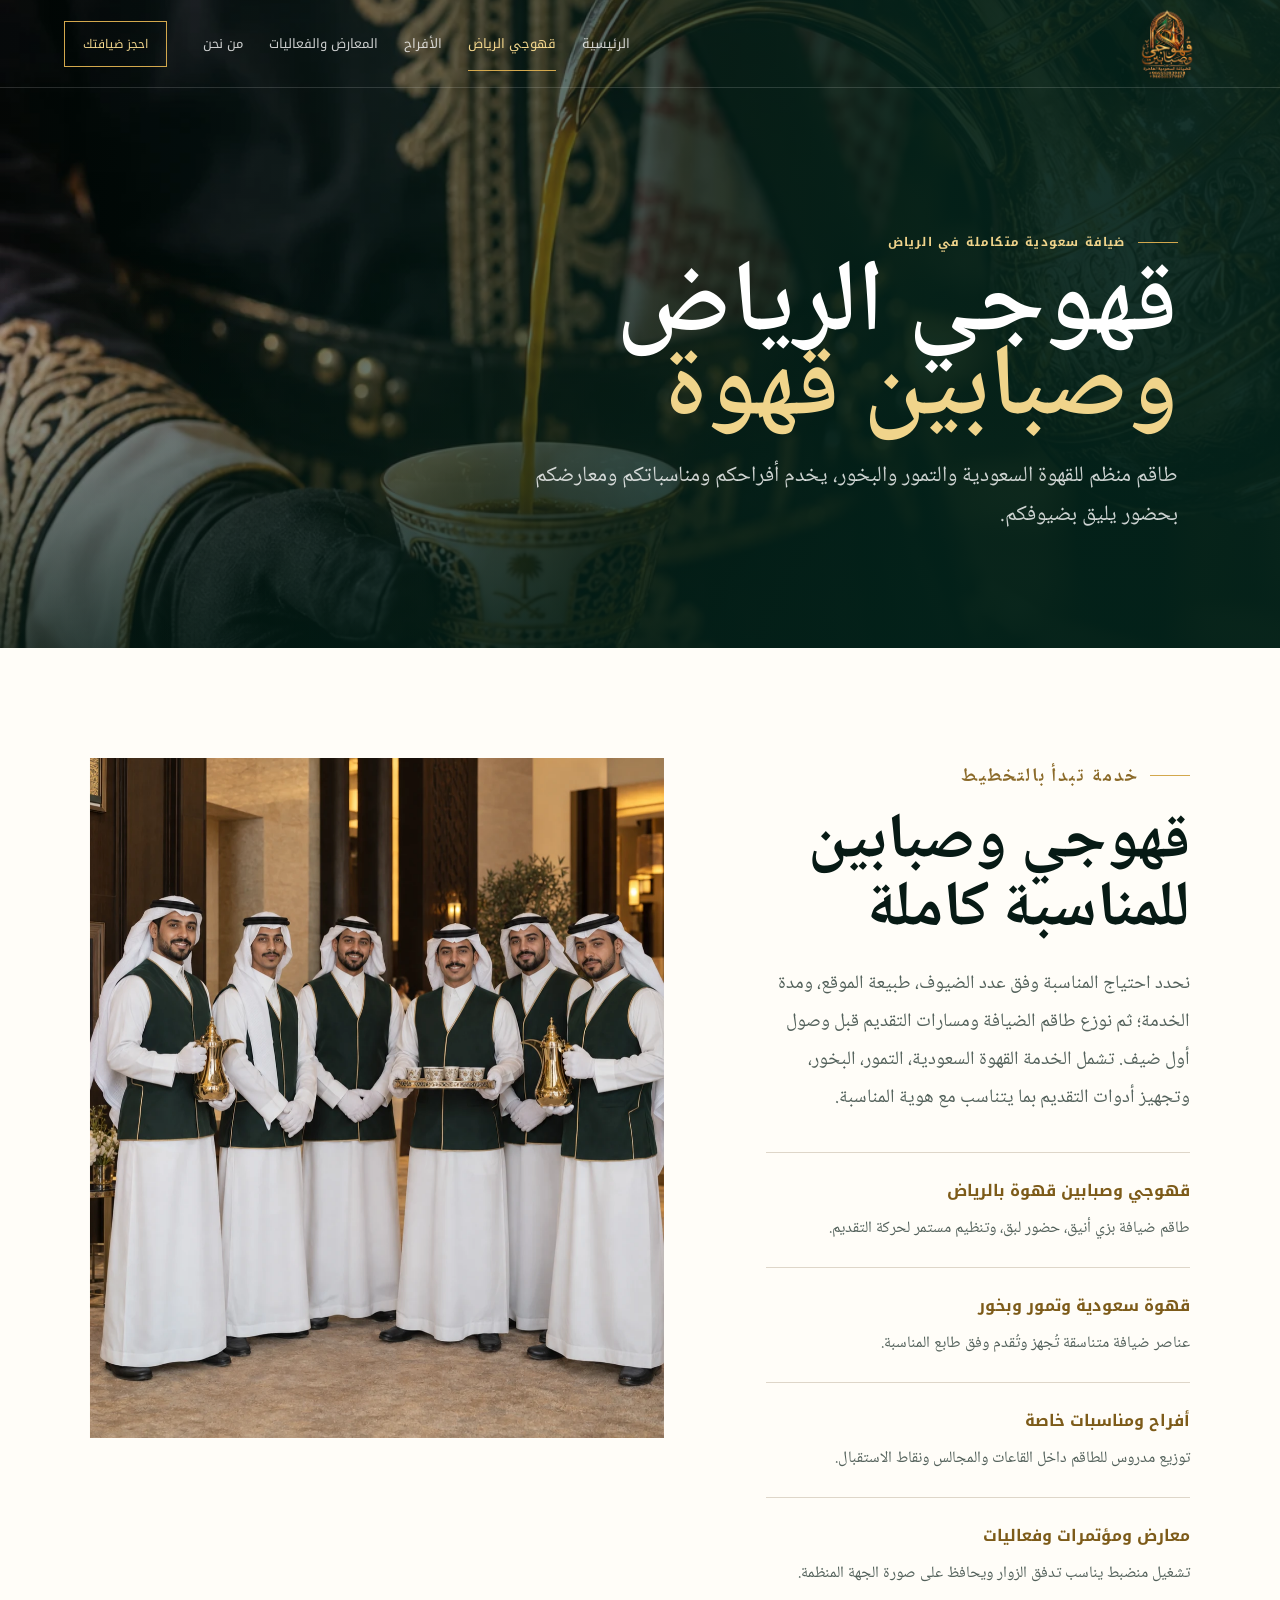
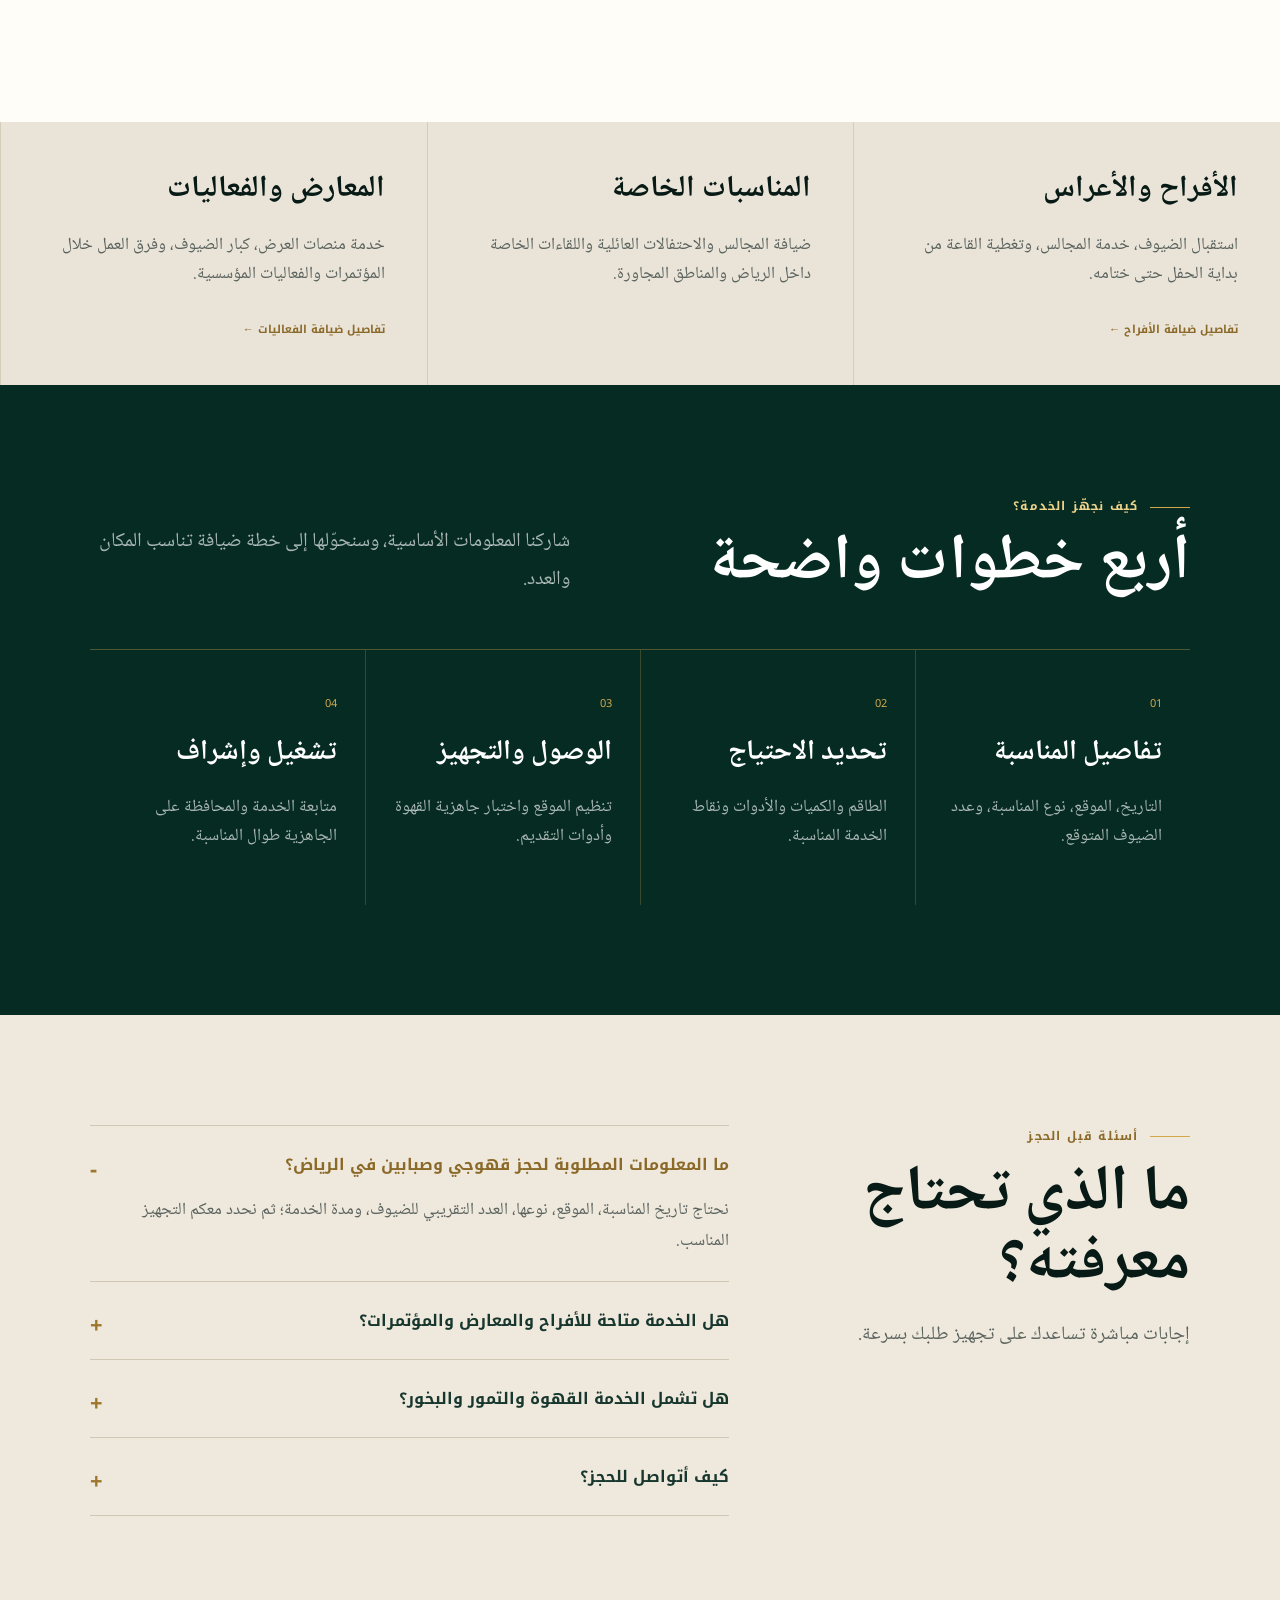
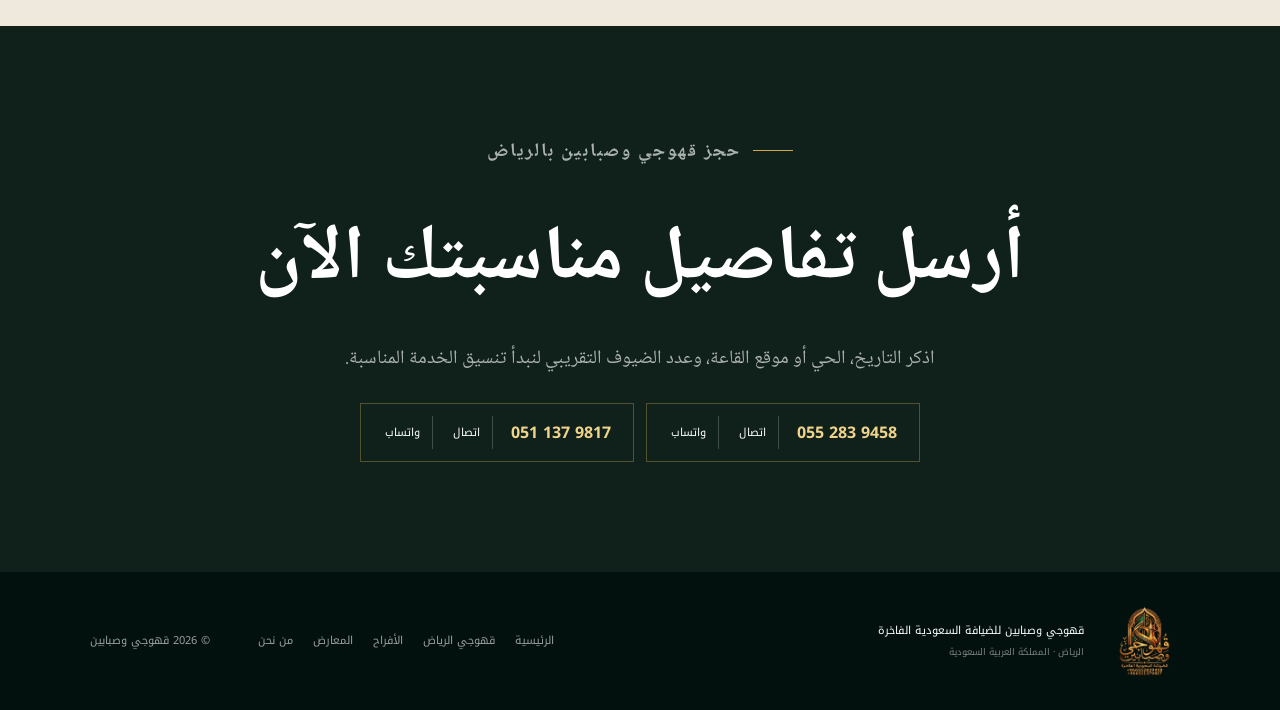
<file: qahwaji-riyadh.html>
<!doctype html><html lang="ar" dir="rtl"><head>
  <script async src="https://www.googletagmanager.com/gtag/js?id=AW-18488200665"></script><script>window.dataLayer=window.dataLayer||[];function gtag(){dataLayer.push(arguments)}gtag('js',new Date());gtag('config','AW-18488200665');</script>
  <meta charset="utf-8"><meta name="viewport" content="width=device-width,initial-scale=1"><meta name="theme-color" content="#062b22">
  <link rel="icon" href="/favicon.ico" sizes="any"><link rel="icon" type="image/png" sizes="32x32" href="/favicon-32x32.png"><link rel="apple-touch-icon" sizes="180x180" href="/apple-touch-icon.png"><link rel="manifest" href="/site.webmanifest">
  <meta name="description" content="قهوجي وصبابين قهوة في الرياض للمناسبات والأفراح والمعارض من قهوجي وصبابين، مع طاقم ضيافة محترف وقهوة سعودية وتمور وبخور وتجهيز متكامل."><meta name="robots" content="index,follow,max-image-preview:large"><link rel="canonical" href="https://aborevan.com/qahwaji-riyadh.html">
  <meta property="og:locale" content="ar_SA"><meta property="og:type" content="website"><meta property="og:site_name" content="قهوجي وصبابين للضيافة"><meta property="og:title" content="قهوجي الرياض وصبابين قهوة | قهوجي وصبابين"><meta property="og:description" content="قهوجي وصبابين قهوة في الرياض للمناسبات والأفراح والمعارض، مع ضيافة سعودية متكاملة وتنظيم يليق بضيوفكم."><meta property="og:url" content="https://aborevan.com/qahwaji-riyadh.html"><meta property="og:image" content="https://aborevan.com/assets/photos/service-coffee-numbered-1.webp">
  <meta name="twitter:card" content="summary_large_image"><meta name="twitter:title" content="قهوجي الرياض وصبابين قهوة | قهوجي وصبابين"><meta name="twitter:description" content="قهوجي وصبابين قهوة في الرياض للمناسبات والأفراح والمعارض، مع ضيافة سعودية متكاملة وتنظيم يليق بضيوفكم."><meta name="twitter:image" content="https://aborevan.com/assets/photos/service-coffee-numbered-1.webp"><title>قهوجي الرياض وصبابين قهوة | قهوجي وصبابين</title>
  <link rel="preconnect" href="https://fonts.googleapis.com"><link rel="preconnect" href="https://fonts.gstatic.com" crossorigin><link href="https://fonts.googleapis.com/css2?family=Noto+Kufi+Arabic:wght@400;500;600;700;800&amp;family=Noto+Naskh+Arabic:wght@500;600;700&amp;display=swap" rel="stylesheet"><link rel="stylesheet" href="style.css">
  <script type="application/ld+json">{"@context":"https://schema.org","@graph":[{"@type":"Service","@id":"https://aborevan.com/qahwaji-riyadh.html#service","name":"قهوجي وصبابين قهوة في الرياض","serviceType":"خدمات القهوة السعودية والضيافة للمناسبات","url":"https://aborevan.com/qahwaji-riyadh.html","description":"خدمة قهوجي وصبابين قهوة للمناسبات والأفراح والمعارض والمؤتمرات في الرياض، تشمل القهوة السعودية والتمور والبخور وطاقم الضيافة.","areaServed":{"@type":"City","name":"الرياض"},"provider":{"@id":"https://aborevan.com/#business"}},{"@type":["LocalBusiness","FoodService"],"@id":"https://aborevan.com/#business","name":"قهوجي وصبابين للضيافة","url":"https://aborevan.com/","logo":"https://aborevan.com/assets/qahwaji-sabbabin-logo.png","telephone":["+966552839458","+966511379817"],"areaServed":{"@type":"City","name":"الرياض"},"address":{"@type":"PostalAddress","addressLocality":"الرياض","addressRegion":"الرياض","addressCountry":"SA"},"priceRange":"$"},{"@type":"BreadcrumbList","itemListElement":[{"@type":"ListItem","position":1,"name":"الرئيسية","item":"https://aborevan.com/"},{"@type":"ListItem","position":2,"name":"قهوجي الرياض وصبابين قهوة","item":"https://aborevan.com/qahwaji-riyadh.html"}]}]}</script>
</head><body class="inner-body">
<header class="site-header"><a class="brand" href="index.html" aria-label="قهوجي وصبابين - الرئيسية"><img src="assets/qahwaji-sabbabin-logo.svg" alt="شعار قهوجي وصبابين"></a><nav aria-label="التنقل الرئيسي"><a href="index.html">الرئيسية</a><a class="active" href="qahwaji-riyadh.html">قهوجي الرياض</a><a href="weddings.html">الأفراح</a><a href="events.html">المعارض والفعاليات</a><a href="about.html">من نحن</a></nav><a class="header-cta" href="#book">احجز ضيافتك</a><button class="menu-btn" aria-label="فتح القائمة" onclick="document.body.classList.toggle('menu-open')">☰</button></header>
<main>
<section class="inner-hero qahwaji-hero"><img src="assets/photos/service-coffee-numbered-1.webp" alt="قهوجي يصب القهوة السعودية في مناسبة بالرياض"><div class="inner-hero-content"><p class="eyebrow">ضيافة سعودية متكاملة في الرياض</p><h1>قهوجي الرياض<br><em>وصبابين قهوة</em></h1><p>طاقم منظم للقهوة السعودية والتمور والبخور، يخدم أفراحكم ومناسباتكم ومعارضكم بحضور يليق بضيوفكم.</p></div></section>
<section class="editorial section-pad"><div class="editorial-copy"><p class="eyebrow dark">خدمة تبدأ بالتخطيط</p><h2>قهوجي وصبابين للمناسبة كاملة</h2><p>نحدد احتياج المناسبة وفق عدد الضيوف، طبيعة الموقع، ومدة الخدمة؛ ثم نوزع طاقم الضيافة ومسارات التقديم قبل وصول أول ضيف. تشمل الخدمة القهوة السعودية، التمور، البخور، وتجهيز أدوات التقديم بما يتناسب مع هوية المناسبة.</p><div class="feature-list"><article><h3>قهوجي وصبابين قهوة بالرياض</h3><p>طاقم ضيافة بزي أنيق، حضور لبق، وتنظيم مستمر لحركة التقديم.</p></article><article><h3>قهوة سعودية وتمور وبخور</h3><p>عناصر ضيافة متناسقة تُجهز وتُقدم وفق طابع المناسبة.</p></article><article><h3>أفراح ومناسبات خاصة</h3><p>توزيع مدروس للطاقم داخل القاعات والمجالس ونقاط الاستقبال.</p></article><article><h3>معارض ومؤتمرات وفعاليات</h3><p>تشغيل منضبط يناسب تدفق الزوار ويحافظ على صورة الجهة المنظمة.</p></article></div></div><div class="editorial-photo"><img src="assets/photos/hospitality-team.webp" alt="فريق قهوجيين وصبابين قهوة في الرياض بزي ضيافة أنيق"></div></section>
<section class="about-band" aria-label="أنواع المناسبات"><article><h3>الأفراح والأعراس</h3><p>استقبال الضيوف، خدمة المجالس، وتغطية القاعة من بداية الحفل حتى ختامه.</p><a class="text-link" href="weddings.html">تفاصيل ضيافة الأفراح ←</a></article><article><h3>المناسبات الخاصة</h3><p>ضيافة المجالس والاحتفالات العائلية واللقاءات الخاصة داخل الرياض والمناطق المجاورة.</p></article><article><h3>المعارض والفعاليات</h3><p>خدمة منصات العرض، كبار الضيوف، وفرق العمل خلال المؤتمرات والفعاليات المؤسسية.</p><a class="text-link" href="events.html">تفاصيل ضيافة الفعاليات ←</a></article></section>
<section class="steps section-pad"><div class="section-head"><div><p class="eyebrow">كيف نجهّز الخدمة؟</p><h2>أربع خطوات واضحة</h2></div><p>شاركنا المعلومات الأساسية، وسنحوّلها إلى خطة ضيافة تناسب المكان والعدد.</p></div><div class="steps-grid"><article><span>01</span><h3>تفاصيل المناسبة</h3><p>التاريخ، الموقع، نوع المناسبة، وعدد الضيوف المتوقع.</p></article><article><span>02</span><h3>تحديد الاحتياج</h3><p>الطاقم والكميات والأدوات ونقاط الخدمة المناسبة.</p></article><article><span>03</span><h3>الوصول والتجهيز</h3><p>تنظيم الموقع واختبار جاهزية القهوة وأدوات التقديم.</p></article><article><span>04</span><h3>تشغيل وإشراف</h3><p>متابعة الخدمة والمحافظة على الجاهزية طوال المناسبة.</p></article></div></section>
<section class="faq-section section-pad"><div><p class="eyebrow dark">أسئلة قبل الحجز</p><h2>ما الذي تحتاج معرفته؟</h2><p class="faq-intro">إجابات مباشرة تساعدك على تجهيز طلبك بسرعة.</p></div><div class="faq-list"><details open><summary>ما المعلومات المطلوبة لحجز قهوجي وصبابين في الرياض؟</summary><p>نحتاج تاريخ المناسبة، الموقع، نوعها، العدد التقريبي للضيوف، ومدة الخدمة؛ ثم نحدد معكم التجهيز المناسب.</p></details><details><summary>هل الخدمة متاحة للأفراح والمعارض والمؤتمرات؟</summary><p>نعم. نخدم الأفراح والمناسبات العائلية، إضافة إلى المعارض والمؤتمرات والفعاليات الرسمية والتجارية.</p></details><details><summary>هل تشمل الخدمة القهوة والتمور والبخور؟</summary><p>يمكن تنسيق خدمة متكاملة تشمل القهوة السعودية والتمور والبخور وطاقم التقديم، بحسب احتياج المناسبة.</p></details><details><summary>كيف أتواصل للحجز؟</summary><p>يمكنك الاتصال مباشرة أو إرسال تفاصيل المناسبة عبر واتساب إلى أحد رقمي التنسيق أدناه.</p></details></div></section>
<section id="book" class="page-cta section-pad"><p class="eyebrow">حجز قهوجي وصبابين بالرياض</p><h2>أرسل تفاصيل مناسبتك الآن</h2><p>اذكر التاريخ، الحي أو موقع القاعة، وعدد الضيوف التقريبي لنبدأ تنسيق الخدمة المناسبة.</p><div class="dual-actions"><div class="number-group"><b dir="ltr">055 283 9458</b><a href="tel:+966552839458">اتصال</a><a href="https://wa.me/966552839458?text=%D8%A7%D9%84%D8%B3%D9%84%D8%A7%D9%85%20%D8%B9%D9%84%D9%8A%D9%83%D9%85%D8%8C%20%D8%A3%D8%B1%D8%BA%D8%A8%20%D9%81%D9%8A%20%D8%AD%D8%AC%D8%B2%20%D9%82%D9%87%D9%88%D8%AC%D9%8A%20%D9%88%D8%B5%D8%A8%D8%A7%D8%A8%D9%8A%D9%86%20%D9%81%D9%8A%20%D8%A7%D9%84%D8%B1%D9%8A%D8%A7%D8%B6">واتساب</a></div><div class="number-group"><b dir="ltr">051 137 9817</b><a href="tel:+966511379817">اتصال</a><a href="https://wa.me/966511379817?text=%D8%A7%D9%84%D8%B3%D9%84%D8%A7%D9%85%20%D8%B9%D9%84%D9%8A%D9%83%D9%85%D8%8C%20%D8%A3%D8%B1%D8%BA%D8%A8%20%D9%81%D9%8A%20%D8%AD%D8%AC%D8%B2%20%D9%82%D9%87%D9%88%D8%AC%D9%8A%20%D9%88%D8%B5%D8%A8%D8%A7%D8%A8%D9%8A%D9%86%20%D9%81%D9%8A%20%D8%A7%D9%84%D8%B1%D9%8A%D8%A7%D8%B6">واتساب</a></div></div></section>
</main><footer><div class="footer-brand"><img src="assets/qahwaji-sabbabin-logo.svg" alt=""><p>قهوجي وصبابين للضيافة السعودية الفاخرة<br><small>الرياض · المملكة العربية السعودية</small></p></div><div><a href="index.html">الرئيسية</a><a href="qahwaji-riyadh.html">قهوجي الرياض</a><a href="weddings.html">الأفراح</a><a href="events.html">المعارض</a><a href="about.html">من نحن</a></div><p>© 2026 قهوجي وصبابين</p></footer>
<div class="mobile-contact"><a href="tel:+966552839458"><b>اتصال</b><span dir="ltr">055 283 9458</span></a><a href="https://wa.me/966552839458"><b>واتساب</b><span dir="ltr">055 283 9458</span></a><a href="tel:+966511379817"><b>اتصال</b><span dir="ltr">051 137 9817</span></a><a href="https://wa.me/966511379817"><b>واتساب</b><span dir="ltr">051 137 9817</span></a></div>
<script src="lead-tracking.js" defer></script>
</body></html>
</file>
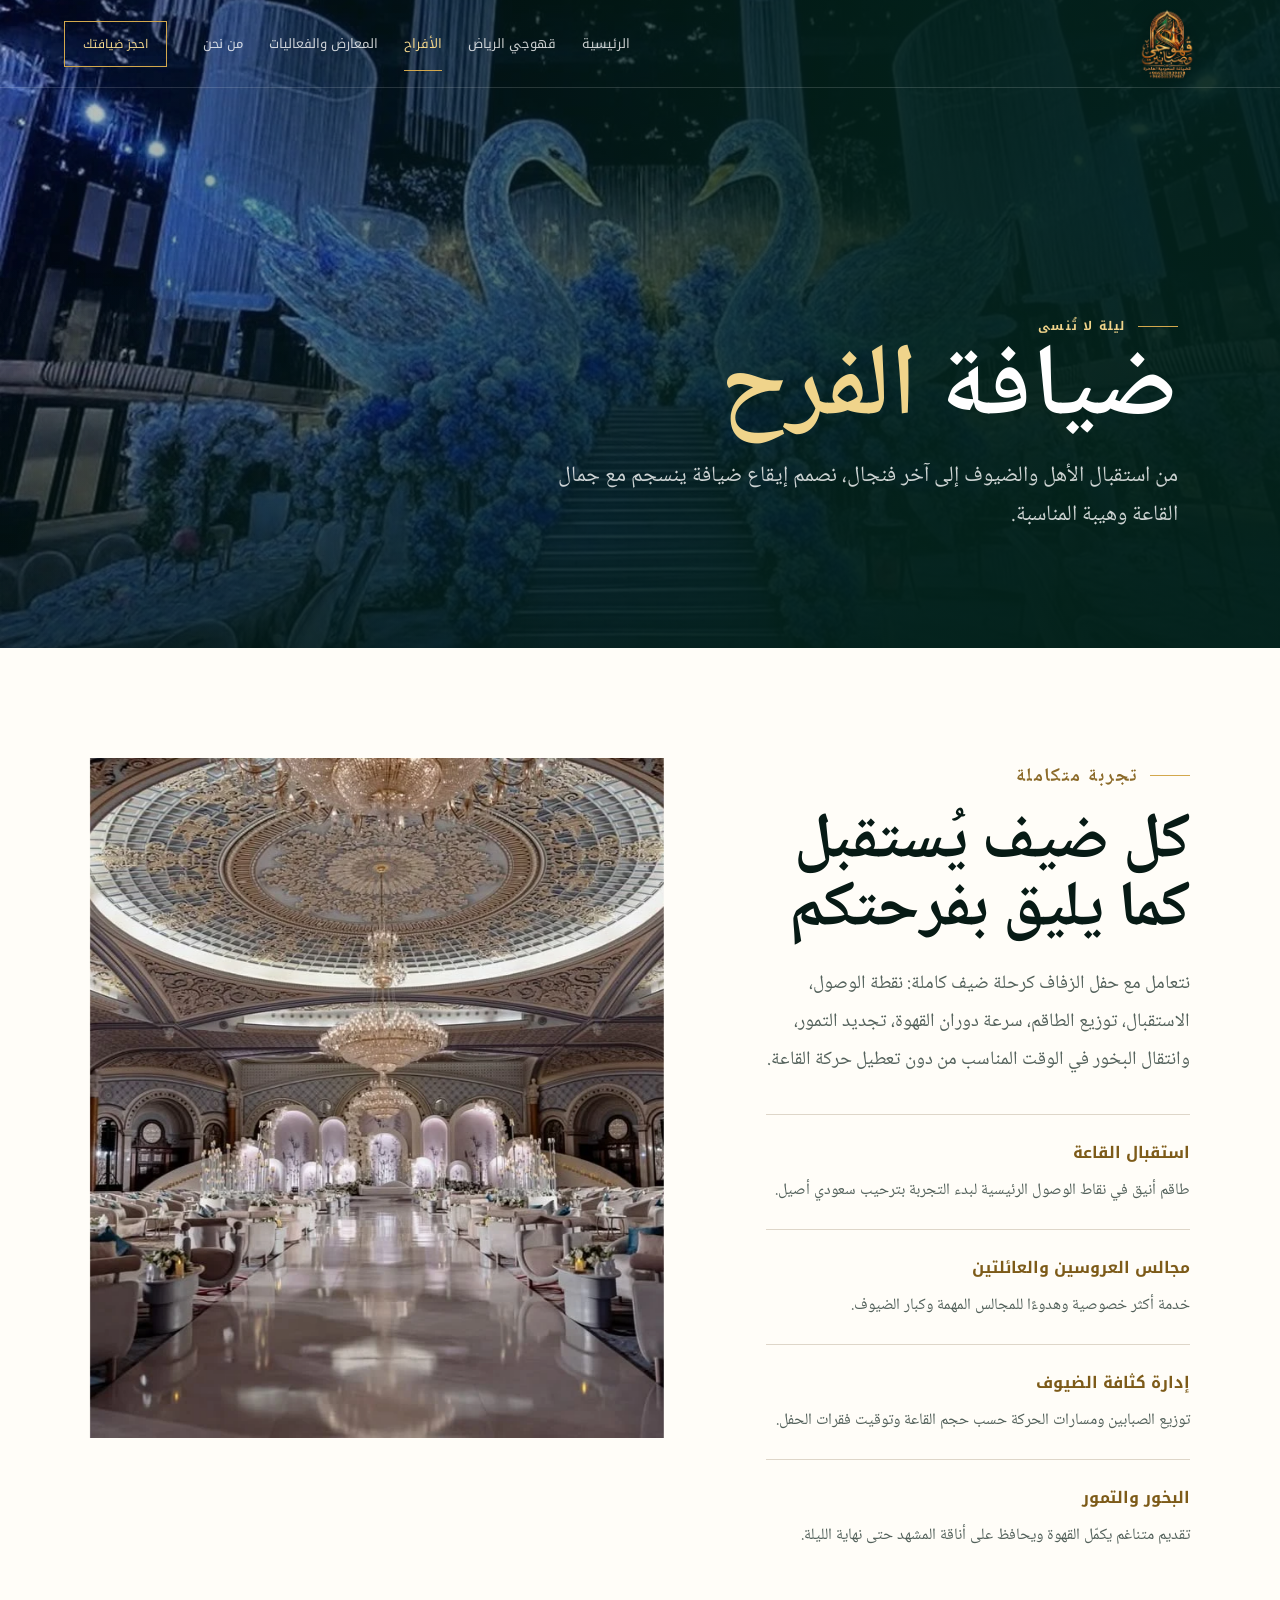
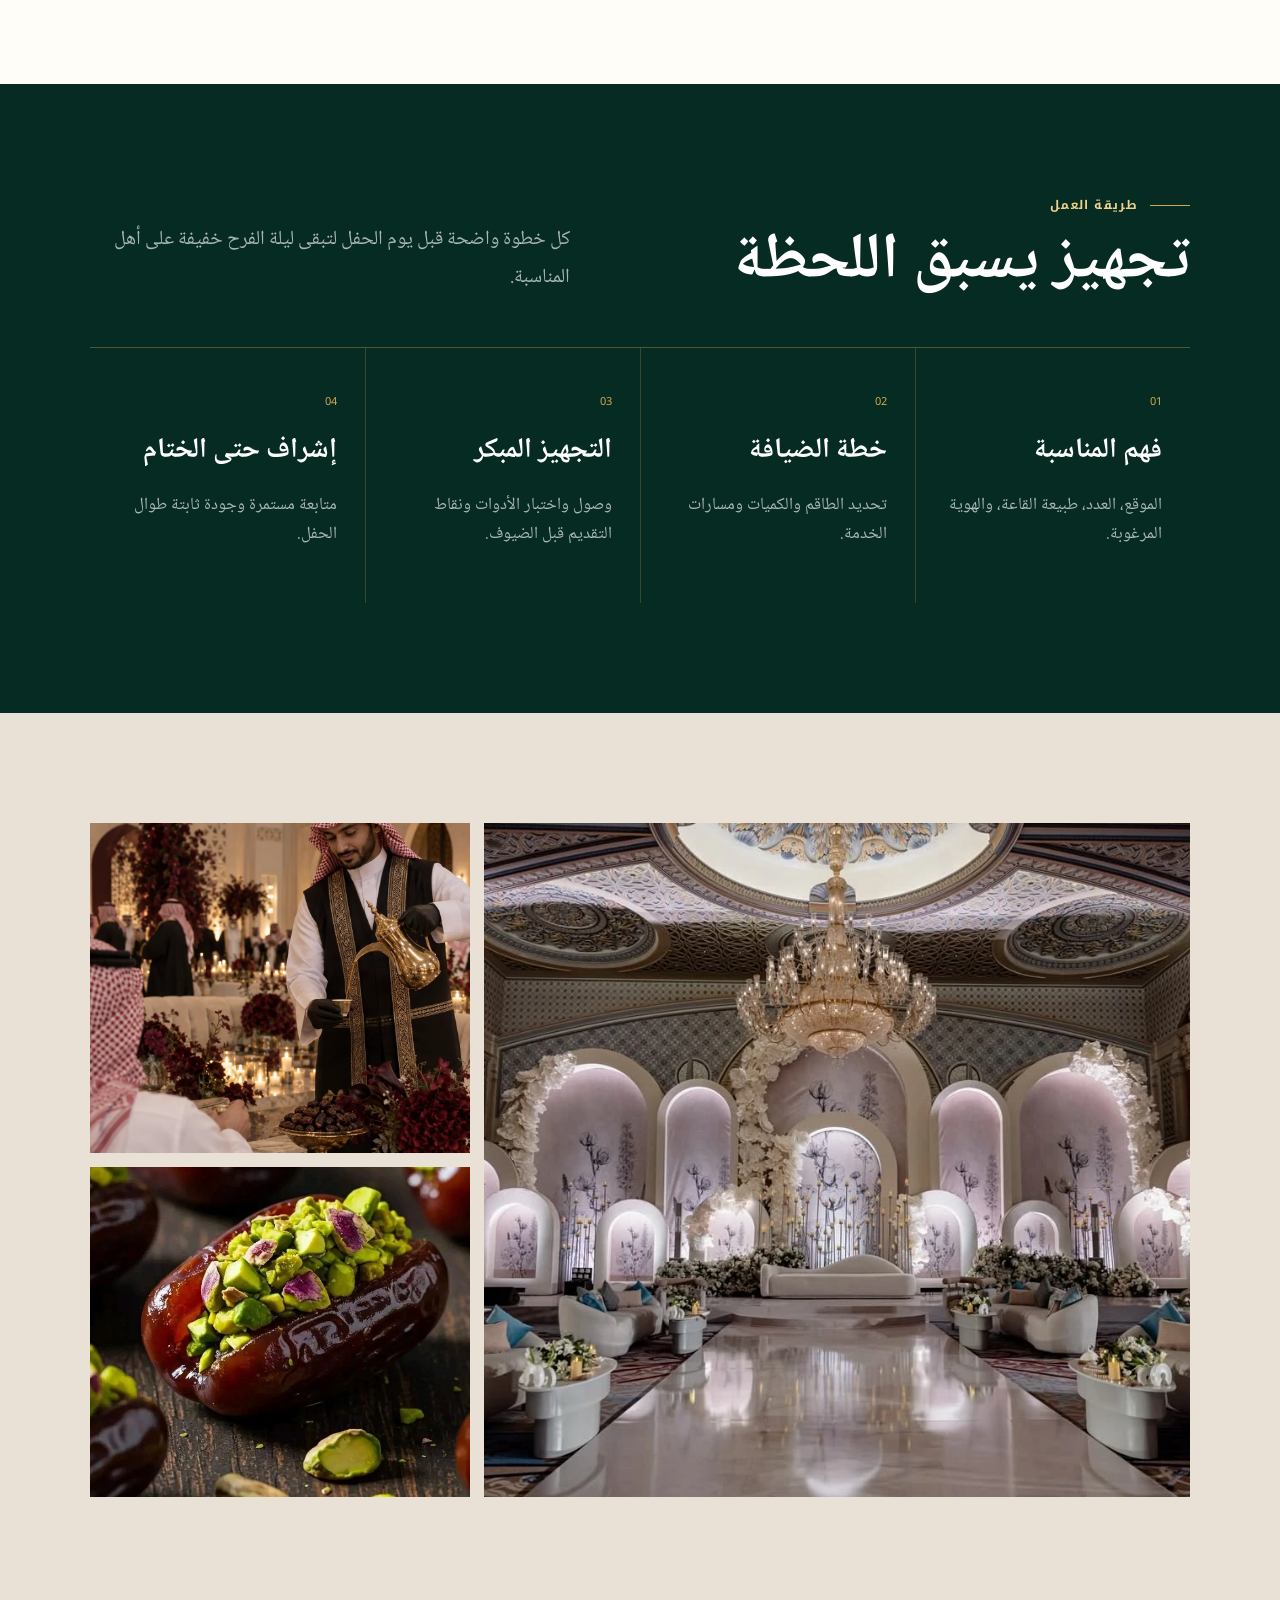
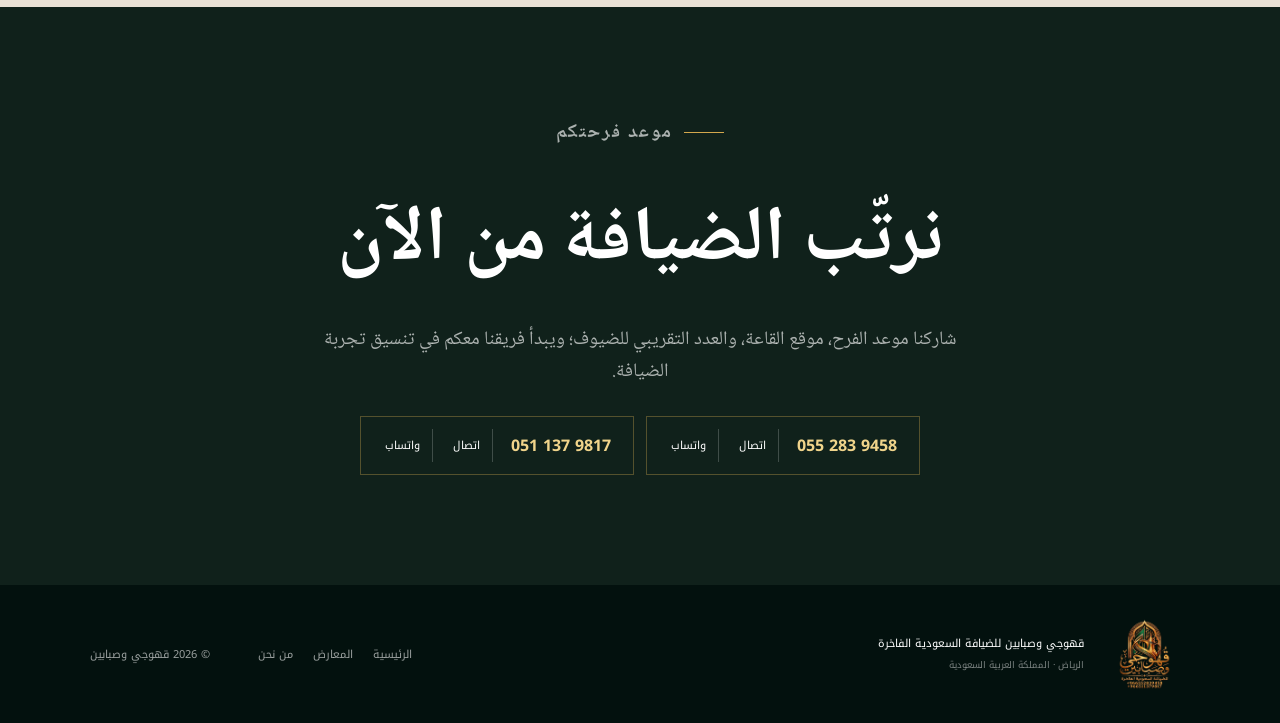
<file: weddings.html>
<!doctype html><html lang="ar" dir="rtl"><head>
  <!-- Google tag (gtag.js) -->
  <script async src="https://www.googletagmanager.com/gtag/js?id=AW-18488200665"></script>
  <script>
    window.dataLayer = window.dataLayer || [];
    function gtag(){dataLayer.push(arguments);}
    gtag('js', new Date());
    gtag('config', 'AW-18488200665');
  </script>
<meta charset="utf-8"><meta name="viewport" content="width=device-width,initial-scale=1"><meta name="theme-color" content="#062b22">
  <link rel="icon" href="/favicon.ico" sizes="any">
  <link rel="icon" type="image/png" sizes="32x32" href="/favicon-32x32.png">
  <link rel="apple-touch-icon" sizes="180x180" href="/apple-touch-icon.png">
  <link rel="manifest" href="/site.webmanifest">
  <meta name="description" content="ضيافة أفراح وأعراس ومناسبات في الرياض من قهوجي وصبابين: قهوجي وصبابين محترفين، قهوة سعودية، تمور وبخور وتجهيز متكامل للحفل.">
  <meta name="robots" content="index,follow,max-image-preview:large">
  <link rel="canonical" href="https://aborevan.com/weddings.html">
  <meta property="og:locale" content="ar_SA">
  <meta property="og:type" content="website">
  <meta property="og:site_name" content="قهوجي وصبابين للضيافة">
  <meta property="og:title" content="قهوجي وصبابين للأفراح بالرياض | قهوجي وصبابين">
  <meta property="og:description" content="ضيافة أفراح وأعراس ومناسبات في الرياض من قهوجي وصبابين: قهوجي وصبابين محترفين، قهوة سعودية، تمور وبخور وتجهيز متكامل للحفل.">
  <meta property="og:url" content="https://aborevan.com/weddings.html">
  <meta property="og:image" content="https://aborevan.com/assets/qahwaji-sabbabin-logo.png">
  <meta name="twitter:card" content="summary_large_image">
  <meta name="twitter:title" content="قهوجي وصبابين للأفراح بالرياض | قهوجي وصبابين">
  <meta name="twitter:description" content="ضيافة أفراح وأعراس ومناسبات في الرياض من قهوجي وصبابين: قهوجي وصبابين محترفين، قهوة سعودية، تمور وبخور وتجهيز متكامل للحفل.">
  <meta name="twitter:image" content="https://aborevan.com/assets/qahwaji-sabbabin-logo.png"><title>قهوجي وصبابين للأفراح بالرياض | قهوجي وصبابين</title><link rel="preconnect" href="https://fonts.googleapis.com"><link rel="preconnect" href="https://fonts.gstatic.com" crossorigin><link href="https://fonts.googleapis.com/css2?family=Noto+Kufi+Arabic:wght@400;500;600;700;800&family=Noto+Naskh+Arabic:wght@500;600;700&display=swap" rel="stylesheet"><link rel="stylesheet" href="style.css"></head><body class="inner-body">
<header class="site-header"><a class="brand" href="index.html"><img src="assets/qahwaji-sabbabin-logo.svg" alt="شعار قهوجي وصبابين"><span>قهوجي وصبابين<small>للضيافة السعودية الفاخرة</small></span></a><nav><a href="index.html">الرئيسية</a><a href="qahwaji-riyadh.html">قهوجي الرياض</a><a class="active" href="weddings.html">الأفراح</a><a href="events.html">المعارض والفعاليات</a><a href="about.html">من نحن</a></nav><a class="header-cta" href="#book">احجز ضيافتك</a><button class="menu-btn" aria-label="فتح القائمة" onclick="document.body.classList.toggle('menu-open')">☰</button></header>
<main><section class="inner-hero"><img src="assets/photos/wedding-hero-numbered-7.webp" alt="قاعة أفراح فاخرة بتصميم زهري أزرق"><div class="inner-hero-content"><p class="eyebrow">ليلة لا تُنسى</p><h1>ضيافة <em>الفرح</em></h1><p>من استقبال الأهل والضيوف إلى آخر فنجال، نصمم إيقاع ضيافة ينسجم مع جمال القاعة وهيبة المناسبة.</p></div></section>
<section class="editorial section-pad"><div class="editorial-copy"><p class="eyebrow dark">تجربة متكاملة</p><h2>كل ضيف يُستقبل كما يليق بفرحتكم</h2><p>نتعامل مع حفل الزفاف كرحلة ضيف كاملة: نقطة الوصول، الاستقبال، توزيع الطاقم، سرعة دوران القهوة، تجديد التمور، وانتقال البخور في الوقت المناسب من دون تعطيل حركة القاعة.</p><div class="feature-list"><article><h3>استقبال القاعة</h3><p>طاقم أنيق في نقاط الوصول الرئيسية لبدء التجربة بترحيب سعودي أصيل.</p></article><article><h3>مجالس العروسين والعائلتين</h3><p>خدمة أكثر خصوصية وهدوءًا للمجالس المهمة وكبار الضيوف.</p></article><article><h3>إدارة كثافة الضيوف</h3><p>توزيع الصبابين ومسارات الحركة حسب حجم القاعة وتوقيت فقرات الحفل.</p></article><article><h3>البخور والتمور</h3><p>تقديم متناغم يكمّل القهوة ويحافظ على أناقة المشهد حتى نهاية الليلة.</p></article></div></div><div class="editorial-photo"><img src="assets/photos/wedding-hall-numbered-8.webp" alt="قاعة زفاف فاخرة واسعة"></div></section>
<section class="steps section-pad"><div class="section-head"><div><p class="eyebrow">طريقة العمل</p><h2>تجهيز يسبق اللحظة</h2></div><p>كل خطوة واضحة قبل يوم الحفل لتبقى ليلة الفرح خفيفة على أهل المناسبة.</p></div><div class="steps-grid"><article><span>01</span><h3>فهم المناسبة</h3><p>الموقع، العدد، طبيعة القاعة، والهوية المرغوبة.</p></article><article><span>02</span><h3>خطة الضيافة</h3><p>تحديد الطاقم والكميات ومسارات الخدمة.</p></article><article><span>03</span><h3>التجهيز المبكر</h3><p>وصول واختبار الأدوات ونقاط التقديم قبل الضيوف.</p></article><article><span>04</span><h3>إشراف حتى الختام</h3><p>متابعة مستمرة وجودة ثابتة طوال الحفل.</p></article></div></section>
<section class="page-gallery section-pad"><img src="assets/photos/wedding-gallery-hall.webp" alt="قاعة أفراح فاخرة"><img src="assets/photos/wedding-gallery-hospitality.webp" alt="ضيافة سعودية فاخرة داخل حفل زفاف"><img src="assets/photos/wedding-dates-numbered-9.webp" alt="تمر فاخر محشو بالفستق"></section>
<section id="book" class="page-cta section-pad"><p class="eyebrow">موعد فرحتكم</p><h2>نرتّب الضيافة من الآن</h2><p>شاركنا موعد الفرح، موقع القاعة، والعدد التقريبي للضيوف؛ ويبدأ فريقنا معكم في تنسيق تجربة الضيافة.</p><div class="dual-actions"><div class="number-group"><b dir="ltr">055 283 9458</b><a href="tel:+966552839458">اتصال</a><a href="https://wa.me/966552839458">واتساب</a></div><div class="number-group"><b dir="ltr">051 137 9817</b><a href="tel:+966511379817">اتصال</a><a href="https://wa.me/966511379817">واتساب</a></div></div></section></main>
<footer><div class="footer-brand"><img src="assets/qahwaji-sabbabin-logo.svg" alt=""><p>قهوجي وصبابين للضيافة السعودية الفاخرة<br><small>الرياض · المملكة العربية السعودية</small></p></div><div><a href="index.html">الرئيسية</a><a href="events.html">المعارض</a><a href="about.html">من نحن</a></div><p>© 2026 قهوجي وصبابين</p></footer><div class="mobile-contact"><a href="tel:+966552839458"><b>اتصال</b><span dir="ltr">055 283 9458</span></a><a href="https://wa.me/966552839458"><b>واتساب</b><span dir="ltr">055 283 9458</span></a><a href="tel:+966511379817"><b>اتصال</b><span dir="ltr">051 137 9817</span></a><a href="https://wa.me/966511379817"><b>واتساب</b><span dir="ltr">051 137 9817</span></a></div><script>
</script>
<script src="lead-tracking.js" defer></script>
</body></html>
</file>
<file: style.css>
:root{--emerald:#052b22;--emerald2:#0a3d31;--ink:#071a15;--gold:#d3a84d;--gold2:#f0d48b;--ivory:#f6f1e8;--paper:#fffdf8;--muted:#6d746f;--kufi:"Noto Kufi Arabic",sans-serif;--naskh:"Noto Naskh Arabic",serif}*{box-sizing:border-box}html{scroll-behavior:smooth}body{margin:0;background:var(--ivory);color:var(--ink);font-family:var(--kufi);font-size:16px;overflow-x:hidden}a{color:inherit;text-decoration:none}img{display:block;max-width:100%}.site-header{height:88px;position:absolute;z-index:20;top:0;right:0;left:0;display:flex;align-items:center;padding:0 clamp(24px,5vw,80px);border-bottom:1px solid rgba(255,255,255,.15);color:#fff}.brand{display:flex;align-items:center;gap:12px;margin-left:auto}.brand img{width:64px;height:64px;object-fit:contain;filter:drop-shadow(0 7px 12px rgba(0,0,0,.35))}.brand span{font-size:17px;font-weight:800;line-height:1.35}.brand small{display:block;color:var(--gold2);font-size:9px;font-weight:500}.site-header nav{display:flex;gap:26px;font-size:13px}.site-header nav a{opacity:.78;position:relative}.site-header nav a:hover,.site-header nav a.active{opacity:1;color:var(--gold2)}.site-header nav a.active:after{content:"";position:absolute;right:0;left:0;bottom:-15px;height:1px;background:var(--gold)}.header-cta{border:1px solid var(--gold);color:var(--gold2);padding:11px 18px;margin-right:36px;font-size:12px}.menu-btn{display:none;background:none;border:0;color:#fff;font-size:26px}.hero{height:min(920px,100vh);min-height:720px;background:var(--emerald);color:#fff;position:relative;overflow:hidden}.hero-photo{position:absolute;inset:0;width:100%;height:100%;object-fit:cover;object-position:41% 24%;filter:saturate(.86) contrast(1.08)}.hero-shade{position:absolute;inset:0;background:linear-gradient(90deg,rgba(1,16,12,.08),rgba(2,24,18,.5) 42%,rgba(3,34,26,.97) 78%),linear-gradient(0deg,rgba(2,25,19,.68),transparent 52%)}.hero-content{position:absolute;z-index:2;top:50%;right:clamp(28px,8vw,135px);width:min(690px,55vw);transform:translateY(-42%)}.eyebrow{margin:0 0 14px;color:var(--gold2);font-size:12px;font-weight:700;letter-spacing:.1em}.eyebrow:before{content:"";display:inline-block;width:40px;height:1px;background:var(--gold);vertical-align:middle;margin-left:12px}.eyebrow.dark{color:#8b6a29}.hero h1,.inner-hero h1{font-family:var(--naskh);font-size:clamp(64px,8vw,124px);line-height:.82;margin:0;font-weight:600}.hero h1 em,.inner-hero h1 em{font-style:normal;color:var(--gold2)}.hero-copy{font-family:var(--naskh);font-size:22px;line-height:1.8;max-width:590px;color:rgba(255,255,255,.82);margin:32px 0}.hero-actions{display:flex;gap:12px}.btn{display:inline-flex;align-items:center;justify-content:center;min-height:52px;padding:0 28px;font-size:13px;font-weight:700}.btn-gold{background:linear-gradient(135deg,var(--gold2),var(--gold));color:#183127}.btn-ghost{border:1px solid rgba(255,255,255,.42);color:#fff}.hero-notes{display:flex;gap:26px;margin-top:34px;color:rgba(255,255,255,.64);font-size:11px}.hero-notes span:before{content:"◆";color:var(--gold);margin-left:8px;font-size:7px}.hero-seal{position:absolute;z-index:3;left:clamp(20px,4vw,70px);bottom:66px;width:210px;text-align:center}.hero-seal:before{content:"";position:absolute;inset:15px;border:1px solid rgba(211,168,77,.42);border-radius:50%;box-shadow:0 0 0 18px rgba(5,43,34,.25);z-index:-1}.hero-seal img{height:168px;width:100%;object-fit:contain;filter:drop-shadow(0 12px 18px rgba(0,0,0,.55))}.hero-seal span{font-size:9px;color:var(--gold2)}.scroll-hint{position:absolute;z-index:2;bottom:24px;right:50%;font-size:9px;color:rgba(255,255,255,.52)}.scroll-hint b{color:var(--gold);margin-right:8px}.section-pad{padding:110px clamp(24px,7vw,118px)}.intro{display:grid;grid-template-columns:1fr 1fr;gap:10vw;align-items:end;background:var(--paper)}.intro h2,.section-head h2,.promise h2,.contact h2,.editorial h2{font-family:var(--naskh);font-size:clamp(42px,5vw,72px);line-height:1.06;margin:0}.intro>p,.section-head>p{font-family:var(--naskh);font-size:20px;line-height:1.9;color:#53605a;margin:0}.services{background:var(--emerald);color:#fff}.section-head{display:flex;justify-content:space-between;align-items:end;gap:50px;margin-bottom:50px}.section-head h2{font-size:clamp(42px,5vw,68px)}.section-head>p{max-width:480px;color:rgba(255,255,255,.62)}.service-grid{display:grid;grid-template-columns:repeat(3,1fr);gap:18px}.service-card{position:relative;min-height:570px;overflow:hidden;background:#08241d}.service-card:after{content:"";position:absolute;inset:0;background:linear-gradient(0deg,rgba(2,22,17,.97),rgba(2,22,17,.08) 70%)}.service-card img{position:absolute;inset:0;width:100%;height:100%;object-fit:cover;filter:saturate(.86) contrast(1.06);transition:transform .7s ease}.service-card:hover img{transform:scale(1.035)}.service-overlay{position:absolute;z-index:2;right:30px;left:30px;bottom:28px}.service-overlay>span{color:var(--gold2);font-size:11px}.service-overlay h3{font-family:var(--naskh);font-size:31px;line-height:1.25;margin:7px 0}.service-overlay p{font-family:var(--naskh);font-size:17px;line-height:1.65;color:rgba(255,255,255,.75);margin:0}.service-overlay a{display:inline-block;margin-top:14px;color:var(--gold2);font-size:11px}.promise{display:grid;grid-template-columns:1.05fr .95fr;gap:8vw;align-items:center;background:var(--paper)}.promise-photo{height:710px;position:relative}.promise-photo:before{content:"";position:absolute;inset:-20px 25px 20px -20px;border:1px solid var(--gold)}.promise-photo img{width:100%;height:100%;object-fit:cover;position:relative}.promise-photo span{position:absolute;bottom:0;right:0;background:var(--emerald);color:var(--gold2);padding:20px 26px;font-size:11px}.promise-copy>p:not(.eyebrow){font-family:var(--naskh);font-size:19px;line-height:1.95;color:#4f5d57}.promise-copy ul{list-style:none;padding:0;display:grid;grid-template-columns:1fr 1fr;gap:14px}.promise-copy li{border-bottom:1px solid #d9d0c1;padding:12px 0;font-size:13px}.promise-copy li:before{content:"◇";color:#9e772e;margin-left:9px}.occasions-strip{display:flex;justify-content:center;gap:40px;align-items:center;background:#0c201b;color:#fff;padding:34px;font-family:var(--naskh);font-size:25px}.occasions-strip span{color:var(--gold);font-size:12px}.partners{background:#ebe5da}.section-head.light>p{color:#59625d}.logo-cloud{display:grid;grid-template-columns:repeat(6,1fr);gap:1px;background:#d8d0c2;border:1px solid #d8d0c2}.logo-cloud img{width:100%;height:160px;object-fit:contain;padding:28px;background:rgba(255,253,248,.88);mix-blend-mode:multiply;filter:saturate(.9)}.contact{background:linear-gradient(130deg,#062d24,#031913);color:#fff;display:grid;grid-template-columns:1.1fr .9fr;gap:8vw;align-items:center}.contact-brand{display:flex;gap:30px;align-items:center}.contact-brand img{width:190px;max-height:220px;object-fit:contain;filter:drop-shadow(0 18px 25px rgba(0,0,0,.5))}.contact h2{font-size:clamp(38px,4.5vw,64px)}.contact-brand p:last-child{font-family:var(--naskh);font-size:18px;color:rgba(255,255,255,.68);line-height:1.8}.contact-lines{display:grid;gap:14px}.contact-lines article{border:1px solid rgba(211,168,77,.35);padding:22px;display:flex;align-items:center;justify-content:space-between}.contact-lines strong{font-size:23px;color:var(--gold2)}.contact-lines article div{display:flex;gap:8px}.contact-lines a{font-size:11px;border:1px solid rgba(255,255,255,.28);padding:10px 13px}.contact-lines a.wa{background:#197f58;border-color:#197f58}footer{background:#03110e;color:rgba(255,255,255,.6);padding:32px clamp(24px,7vw,118px);display:grid;grid-template-columns:1fr auto auto;gap:48px;align-items:center;font-size:11px}.footer-brand{display:flex;gap:14px;align-items:center}.footer-brand img{width:60px;height:60px;object-fit:contain}.footer-brand p{margin:0;color:#fff}.footer-brand small{color:rgba(255,255,255,.48)}footer>div:nth-child(2){display:flex;gap:20px}.mobile-contact{display:none}
.inner-body{background:var(--paper)}.inner-hero{height:72vh;min-height:620px;position:relative;background:var(--emerald);color:#fff;display:flex;align-items:flex-end;padding:0 clamp(24px,8vw,130px) 90px;overflow:hidden}.inner-hero>img{position:absolute;inset:0;width:100%;height:100%;object-fit:cover}.inner-hero:after{content:"";position:absolute;inset:0;background:linear-gradient(90deg,rgba(3,24,18,.2),rgba(3,34,26,.92) 72%),linear-gradient(0deg,rgba(3,24,18,.76),transparent 60%)}.inner-hero-content{position:relative;z-index:2;max-width:780px}.inner-hero h1{font-size:clamp(62px,8vw,112px)}.inner-hero p:last-child{font-family:var(--naskh);font-size:22px;line-height:1.8;color:rgba(255,255,255,.8);max-width:650px}.editorial{display:grid;grid-template-columns:.85fr 1.15fr;gap:8vw;align-items:start;background:var(--paper)}.editorial-copy p{font-family:var(--naskh);font-size:19px;line-height:2;color:#52605a}.editorial-photo{height:680px;position:sticky;top:30px}.editorial-photo img{width:100%;height:100%;object-fit:cover}.feature-list{display:grid;margin-top:35px}.feature-list article{padding:22px 0;border-top:1px solid #ded6c9}.feature-list h3{margin:0 0 7px;font-size:16px;color:#7d5b19}.feature-list p{font-size:16px;margin:0}.steps{background:var(--emerald);color:#fff}.steps .section-head>p{color:rgba(255,255,255,.65)}.steps-grid{display:grid;grid-template-columns:repeat(4,1fr);border-top:1px solid rgba(211,168,77,.35)}.steps-grid article{padding:36px 28px;border-left:1px solid rgba(211,168,77,.25)}.steps-grid article:last-child{border-left:0}.steps-grid span{color:var(--gold);font-size:11px}.steps-grid h3{font-family:var(--naskh);font-size:28px;margin:12px 0}.steps-grid p{font-family:var(--naskh);font-size:17px;line-height:1.7;color:rgba(255,255,255,.66)}.page-gallery{display:grid;grid-template-columns:1.3fr .7fr;grid-template-rows:330px 330px;gap:14px;background:#e9e1d5}.page-gallery img{width:100%;height:100%;object-fit:cover}.page-gallery img:first-child{grid-row:1/3}.page-cta{background:#10211b;color:#fff;text-align:center}.page-cta h2{font-family:var(--naskh);font-size:clamp(43px,6vw,78px);margin:0 0 16px}.page-cta p{font-family:var(--naskh);font-size:19px;color:rgba(255,255,255,.65);margin:0 auto 28px;max-width:650px}.dual-actions{display:flex;justify-content:center;gap:12px;flex-wrap:wrap}.number-group{border:1px solid rgba(211,168,77,.35);padding:12px;display:flex;gap:8px;align-items:center}.number-group b{padding:0 10px;color:var(--gold2)}.number-group a{border-right:1px solid rgba(255,255,255,.2);padding:6px 12px;font-size:11px}.about-band{display:grid;grid-template-columns:repeat(3,1fr);background:#eae3d8}.about-band article{padding:42px;border-left:1px solid #d6ccbc}.about-band h3{font-family:var(--naskh);font-size:30px;margin:0 0 8px}.about-band p{font-family:var(--naskh);font-size:17px;line-height:1.7;color:#59625d}.about-quote{background:var(--emerald);color:#fff;text-align:center;padding:90px 20px}.about-quote blockquote{font-family:var(--naskh);font-size:clamp(36px,5vw,66px);line-height:1.35;max-width:980px;margin:0 auto;color:var(--gold2)}
@media(max-width:1100px){.site-header nav{display:none}.menu-open .site-header nav{display:flex;position:absolute;top:88px;right:0;left:0;padding:24px;flex-direction:column;background:#04261e}.header-cta{margin-right:auto}.menu-btn{display:block;margin-right:15px}.hero-content{width:66vw}.service-grid{grid-template-columns:repeat(2,1fr)}.logo-cloud{grid-template-columns:repeat(4,1fr)}.contact{grid-template-columns:1fr}.steps-grid{grid-template-columns:repeat(2,1fr)}}
@media(max-width:700px){body{padding-bottom:92px}.site-header{height:74px;padding:0 16px}.brand img{width:50px;height:50px}.brand span{font-size:14px}.brand small{font-size:7px}.header-cta{display:none}.menu-open .site-header nav{top:74px}.hero{min-height:780px;height:100svh}.hero-photo{object-position:42% center}.hero-shade{background:linear-gradient(0deg,rgba(2,26,20,.98),rgba(2,26,20,.73) 57%,rgba(2,26,20,.15))}.hero-content{right:22px;left:22px;top:auto;bottom:110px;transform:none;width:auto}.hero h1,.inner-hero h1{font-size:56px;line-height:.92}.hero-copy{font-size:18px;line-height:1.65;margin:20px 0}.hero-actions{flex-direction:column;align-items:stretch}.hero-notes{display:none}.hero-seal{width:105px;left:18px;top:92px;bottom:auto}.hero-seal img{height:90px}.hero-seal span,.scroll-hint{display:none}.section-pad{padding:74px 20px}.intro{grid-template-columns:1fr;gap:24px}.intro h2,.section-head h2,.promise h2,.contact h2,.editorial h2{font-size:42px}.intro>p,.section-head>p{font-size:18px}.section-head{display:block}.section-head>p{margin-top:18px}.service-grid{grid-template-columns:1fr}.service-card{min-height:510px}.promise{grid-template-columns:1fr}.promise-photo{height:520px}.promise-copy ul{grid-template-columns:1fr}.occasions-strip{flex-direction:column;gap:10px;font-size:22px}.logo-cloud{grid-template-columns:repeat(2,1fr)}.logo-cloud img{height:120px;padding:19px}.contact-brand{display:block}.contact-brand img{width:145px;margin:0 auto 25px}.contact-lines article{display:block}.contact-lines article div{margin-top:14px}.contact-lines a{flex:1;text-align:center}footer{grid-template-columns:1fr;text-align:center;gap:22px}.footer-brand{justify-content:center}footer>div:nth-child(2){justify-content:center;flex-wrap:wrap}.mobile-contact{display:grid;grid-template-columns:repeat(4,1fr);position:fixed;z-index:50;bottom:0;right:0;left:0;background:#031a14;border-top:1px solid rgba(211,168,77,.35);padding:7px}.mobile-contact a{font-size:9px;color:#fff;text-align:center;border-left:1px solid rgba(255,255,255,.1);padding:6px 2px}.mobile-contact b{display:block;color:var(--gold2)}.mobile-contact span{font-size:8px}.inner-hero{height:78svh;min-height:620px;padding:0 22px 70px}.inner-hero>img{object-position:center}.inner-hero p:last-child{font-size:18px}.editorial{grid-template-columns:1fr}.editorial-photo{height:520px;position:relative;top:auto}.steps-grid{grid-template-columns:1fr}.steps-grid article{border-left:0;border-bottom:1px solid rgba(211,168,77,.2)}.page-gallery{grid-template-columns:1fr;grid-template-rows:380px 260px 260px}.page-gallery img:first-child{grid-row:auto}.about-band{grid-template-columns:1fr}.about-band article{border-left:0;border-bottom:1px solid #d6ccbc}.dual-actions{display:grid}.number-group{justify-content:space-between}.eyebrow{font-size:10px}}
@media(prefers-reduced-motion:reduce){html{scroll-behavior:auto}.service-card img{transition:none}}
.logo-cloud img[src*="ejad-tech"]{background:rgba(255,253,248,.88);mix-blend-mode:multiply;filter:saturate(.9);padding:28px}
@media(max-width:700px){.logo-cloud img[src*="ejad-tech"]{padding:19px}}
.hero-photo{object-position:58% 24%}
@media(max-width:700px){.hero-photo{object-position:58% center}}
.about-hero>img{object-position:center 58%}
.about-hero .eyebrow{margin-bottom:clamp(24px,2.6vw,40px)}
.about-logo-panel{position:relative;overflow:hidden;padding:clamp(58px,8vw,112px);background:radial-gradient(circle at 50% 42%,rgba(211,168,77,.16),transparent 43%),linear-gradient(145deg,#150f0b 0%,#342115 52%,#0e0907 100%);border:1px solid rgba(211,168,77,.66);box-shadow:0 30px 70px rgba(52,34,14,.24),inset 0 0 70px rgba(0,0,0,.38)}
.about-logo-panel:before{content:"";position:absolute;inset:22px;border:1px solid rgba(226,186,99,.6);box-shadow:inset 0 0 0 7px rgba(255,249,236,.035);pointer-events:none}
.about-logo-panel:after{content:"";position:absolute;inset:46px;background:linear-gradient(145deg,rgba(255,253,248,.98),rgba(236,217,178,.96));border:1px solid rgba(181,133,48,.54);box-shadow:0 18px 45px rgba(0,0,0,.27),inset 0 0 55px rgba(188,140,54,.1);pointer-events:none}
.about-logo-panel img{position:relative;z-index:1;width:76%;height:76%;margin:12% auto;object-fit:contain;filter:drop-shadow(0 20px 24px rgba(81,49,10,.25))}
.about-gallery img:first-child{object-position:center 30%}
.about-gallery img:nth-child(2){object-position:center 48%}
.about-gallery img:nth-child(3){object-position:center 58%}
@media(max-width:700px){.about-hero>img{object-position:42% center}.about-hero .eyebrow{margin-bottom:20px}.about-logo-panel{padding:46px 28px}.about-logo-panel:before{inset:12px}.about-logo-panel:after{inset:25px}.about-logo-panel img{width:82%;height:82%;margin:9% auto}.about-gallery img:first-child{object-position:center 24%}}
.logo-cloud{display:flex;flex-wrap:wrap;justify-content:center;gap:1px}
.logo-cloud img{width:auto;flex:0 0 calc((100% - 5px)/6);max-width:calc((100% - 5px)/6);object-position:center}
@media(max-width:1100px){.logo-cloud img{flex-basis:calc((100% - 3px)/4);max-width:calc((100% - 3px)/4)}}
@media(max-width:700px){.logo-cloud img{flex-basis:calc((100% - 1px)/2);max-width:calc((100% - 1px)/2)}}
.brand img{width:98px;height:74px}.brand span{display:none}.footer-brand img{width:92px;height:74px}
@media(max-width:700px){.brand img{width:82px;height:62px}}
.contact-lines article{display:grid;grid-template-columns:1fr auto;gap:14px 20px}.contact-lines article>span{grid-column:1/-1;color:var(--gold2);font-size:10px;letter-spacing:.06em}.contact-lines article>div{justify-self:end}
@media(max-width:700px){.contact-lines article{display:grid;grid-template-columns:1fr}.contact-lines article>span{grid-column:auto}.contact-lines article>div{justify-self:stretch;margin-top:0}}
.qahwaji-hero>img{object-position:center 54%}.text-link{display:inline-block;margin-top:13px;color:#8b6a29;font-size:11px;font-weight:700}.faq-section{display:grid;grid-template-columns:.72fr 1.28fr;gap:8vw;background:#efe8dc}.faq-section h2{font-family:var(--naskh);font-size:clamp(42px,5vw,68px);line-height:1.08;margin:0}.faq-intro{font-family:var(--naskh);font-size:19px;line-height:1.8;color:#59625d}.faq-list{border-top:1px solid #d2c6b4}.faq-list details{border-bottom:1px solid #d2c6b4;padding:23px 0}.faq-list summary{cursor:pointer;font-weight:700;color:#17372e;list-style:none}.faq-list summary::-webkit-details-marker{display:none}.faq-list summary:after{content:"+";float:left;color:#9e772e;font-size:22px}.faq-list details[open] summary:after{content:"−"}.faq-list p{font-family:var(--naskh);font-size:17px;line-height:1.85;color:#59625d;margin:15px 0 0}.faq-list details[open] summary{color:#8b6a29}
@media(max-width:700px){.qahwaji-hero>img{object-position:48% center}.faq-section{grid-template-columns:1fr;gap:34px}.faq-section h2{font-size:42px}}
</file>
